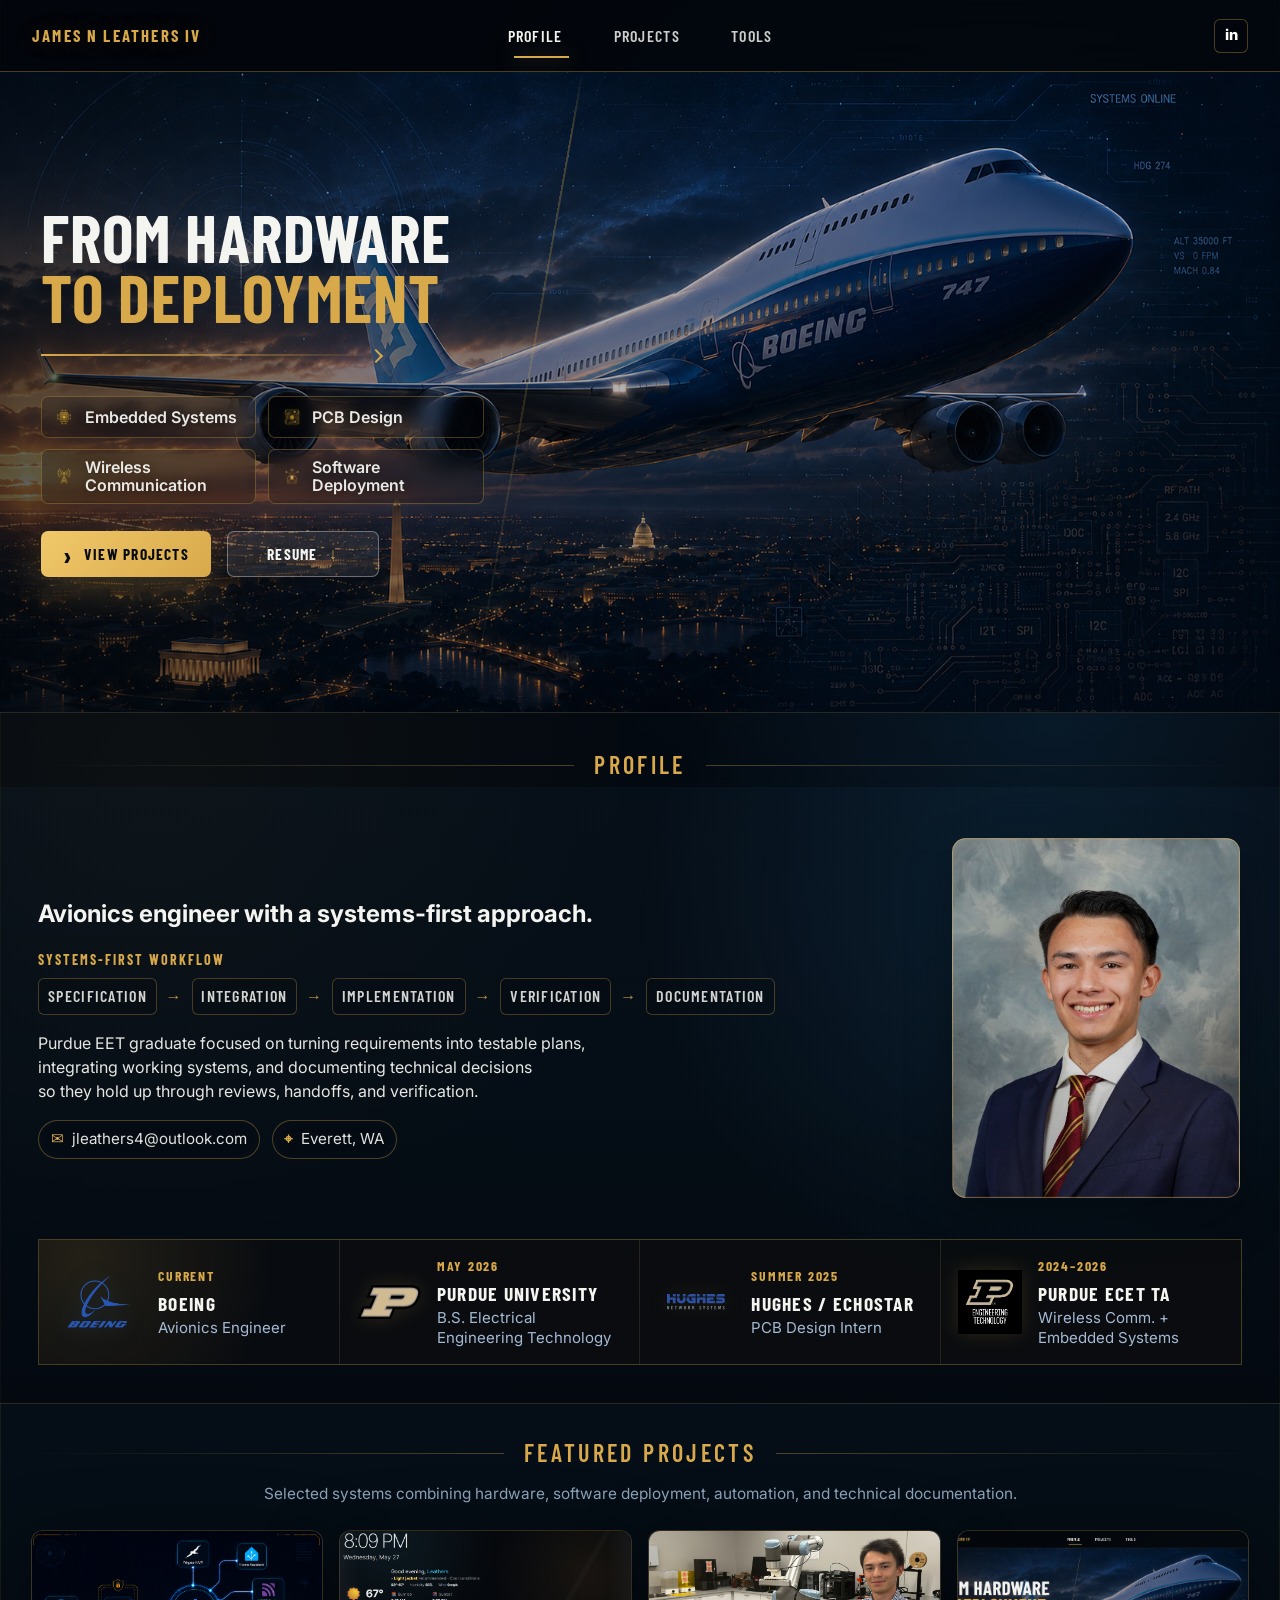
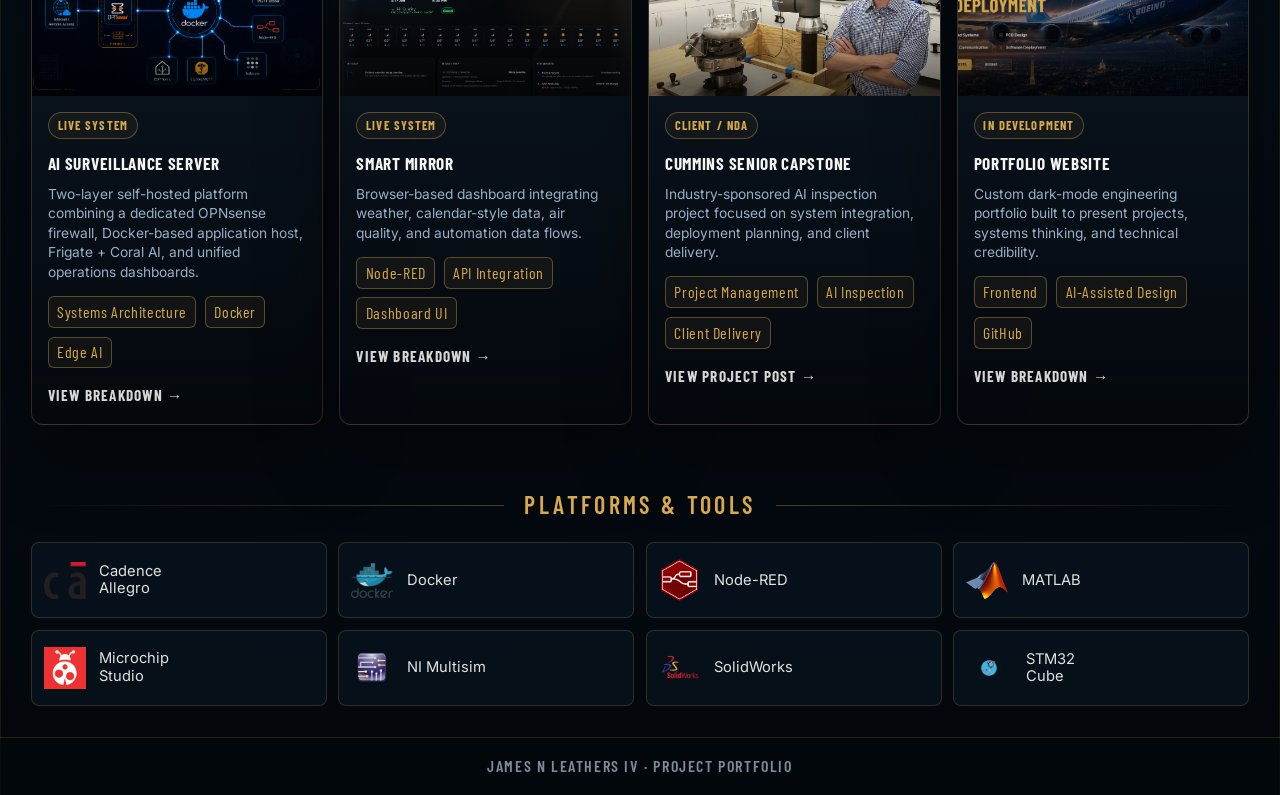
<file: index.html>
<!DOCTYPE html>
<html lang="en">
<head>
  <meta charset="UTF-8" />
  <meta name="viewport" content="width=device-width, initial-scale=1.0" />
  <title>James Leathers IV | Project Portfolio</title>
  <meta name="description" content="Project portfolio for James Leathers IV — embedded systems, PCB design, RF, automation, and intelligent systems." />
  <link rel="stylesheet" href="styles.css" />
  <link rel="preconnect" href="https://fonts.googleapis.com">
  <link rel="preconnect" href="https://fonts.gstatic.com" crossorigin>
  <link href="https://fonts.googleapis.com/css2?family=Barlow+Condensed:wght@500;600;700&family=Inter:wght@400;500;600;700&display=swap" rel="stylesheet">
  <!-- Cloudflare Web Analytics
       Replace CLOUDFLARE_WEB_ANALYTICS_TOKEN with the token from Cloudflare.
       Cloudflare dashboard → Analytics & Logs → Web Analytics → Add site → Manual setup.
  -->
  <script defer src="https://static.cloudflareinsights.com/beacon.min.js"
    data-cf-beacon='{"token":"d9de1409743549e7b0111c5ca3c0abd9"}'></script>
</head>
<body>
  <div class="site-shell">
    <header class="topbar">
      <a class="brand" href="#top" aria-label="James Leathers IV home"><span class="brand-word">JAMES N LEATHERS IV</span></a>
      <nav class="nav" aria-label="Primary navigation">
        <a href="#profile">Profile</a>
        <a href="#projects">Projects</a>
        <a href="#tools">Tools</a>
      </nav>
      <a class="nav-icon" href="https://www.linkedin.com/in/james-n-leathers-iv/" target="_blank" rel="noreferrer" aria-label="LinkedIn profile">in</a>
    </header>

    <main id="top">
      <section class="hero hero-with-background">
        <div class="hero-background" role="img" aria-label="Boeing 747 over Washington D.C. with electronics overlay"></div>
        <div class="hero-copy">
          <p class="eyebrow">Project Portfolio</p>
          <h1 class="hero-positioning"><span>From Hardware</span><strong>To Deployment</strong></h1>
          <div class="rule"></div>
          <div class="focus-grid" aria-label="Primary engineering focus areas">
            <span><img class="focus-icon" src="assets/focus-embedded-systems.png" alt=""> Embedded Systems</span>
            <span><img class="focus-icon" src="assets/focus-pcb-design.png" alt=""> PCB Design</span>
            <span><img class="focus-icon" src="assets/focus-wireless-communication.png" alt=""> Wireless Communication</span>
            <span><img class="focus-icon" src="assets/focus-software-deployment.png" alt=""> Software Deployment</span>
          </div>
          <div class="hero-actions">
            <a class="btn btn-primary" href="#projects"><span class="btn-arrow">›</span>View Projects</a>
            <a class="btn btn-secondary btn-resume" href="resume.pdf" target="_blank" download="Leathers_James_Resume_2025.pdf">Resume <span class="download-icon">↓</span></a>
          </div>
        </div>
      </section>

      <section class="profile-title-wrap" aria-label="Profile section heading">
        <div class="section-title"><span></span><h2>Profile</h2><span></span></div>
      </section>

      <section class="profile-snapshot integrated-profile" id="profile" aria-label="Profile and experience">
        <div class="profile-main">
          <h2>Avionics engineer with a systems-first approach.</h2>

          <div class="workflow-block" aria-label="Systems-first workflow">
            <div class="workflow-caption">Systems-first workflow</div>
            <div class="method-line">
              <span>Specification</span>
              <i>→</i>
              <span>Integration</span>
              <i>→</i>
              <span>Implementation</span>
              <i>→</i>
              <span>Verification</span>
              <i>→</i>
              <span>Documentation</span>
            </div>
          </div>

          <p>
            Purdue EET graduate focused on turning requirements into testable plans,<br>integrating working systems, and documenting technical decisions<br>so they hold up through reviews, handoffs, and verification.
          </p>

          <div class="profile-contact-row" aria-label="Contact information">
            <a href="mailto:jleathers4@outlook.com"><span>✉</span>jleathers4@outlook.com</a>
            <span><span>⌖</span>Everett, WA</span>
          </div>
        </div>

        <div class="profile-photo-card">
          <div class="profile-photo-placeholder">
            <span>Professional<br>Headshot</span>
          </div>
        </div>

        <div class="experience-timeline" aria-label="Education and experience timeline">
          <article class="timeline-item current">
            <img class="timeline-logo boeing-timeline-logo" src="assets/boeing-logo.webp" alt="Boeing logo">
            <div>
              <span class="timeline-year">Current</span>
              <h3>Boeing</h3>
              <p>Avionics Engineer</p>
            </div>
          </article>
          <article class="timeline-item">
            <img class="timeline-logo" src="assets/purdue-logo.png" alt="Purdue University logo">
            <div>
              <span class="timeline-year">May 2026</span>
              <h3>Purdue University</h3>
              <p>B.S. Electrical Engineering Technology</p>
            </div>
          </article>
          <article class="timeline-item">
            <img class="timeline-logo hughes-timeline-logo" src="assets/hughes-logo.svg" alt="Hughes Network Systems logo">
            <div>
              <span class="timeline-year">Summer 2025</span>
              <h3>Hughes / EchoStar</h3>
              <p>PCB Design Intern</p>
            </div>
          </article>
          <article class="timeline-item">
            <img class="timeline-logo" src="assets/soet-logo.png" alt="Purdue Engineering Technology logo">
            <div>
              <span class="timeline-year">2024–2026</span>
              <h3>Purdue ECET TA</h3>
              <p>Wireless Comm. + Embedded Systems</p>
            </div>
          </article>
        </div>
      </section>

      <section class="section" id="projects">
        <div class="section-title"><span></span><h2>Featured Projects</h2><span></span></div>
        <p class="section-subtitle">Selected systems combining hardware, software deployment, automation, and technical documentation.</p>
        <div class="project-grid">
          <a class="project-card project-link-card" href="ai-surveillance-server.html">
            <div class="project-image img-server"></div>
            <div class="project-body">
              <span class="status-label">Live System</span>
              <h3>AI Surveillance Server</h3>
              <p class="project-summary">Two-layer self-hosted platform combining a dedicated OPNsense firewall, Docker-based application host, Frigate + Coral AI, and unified operations dashboards.</p>
              <div class="tags"><span>Systems Architecture</span><span>Docker</span><span>Edge AI</span></div>
              <span class="project-cta">View Breakdown →</span>
            </div>
          </a>

          <a class="project-card project-link-card" href="smart-mirror.html">
            <div class="project-image img-smart-mirror-photo"></div>
            <div class="project-body">
              <span class="status-label">Live System</span>
              <h3>Smart Mirror</h3>
              <p class="project-summary">Browser-based dashboard integrating weather, calendar-style data, air quality, and automation data flows.</p>
              <div class="tags"><span>Node-RED</span><span>API Integration</span><span>Dashboard UI</span></div>
              <span class="project-cta">View Breakdown →</span>
            </div>
          </a>

          <a class="project-card project-link-card" href="https://www.linkedin.com/posts/activity-7455342329000775680-ZQ-w/" target="_blank" rel="noreferrer">
            <div class="project-image img-cummins-photo"></div>
            <div class="project-body">
              <span class="status-label">Client / NDA</span>
              <h3>Cummins Senior Capstone</h3>
              <p class="project-summary">Industry-sponsored AI inspection project focused on system integration, deployment planning, and client delivery.</p>
              <div class="tags"><span>Project Management</span><span>AI Inspection</span><span>Client Delivery</span></div>
              <span class="project-cta">View Project Post →</span>
            </div>
          </a>

          <a class="project-card project-link-card" href="portfolio-website.html">
            <div class="project-image img-portfolio-website"></div>
            <div class="project-body">
              <span class="status-label">In Development</span>
              <h3>Portfolio Website</h3>
              <p class="project-summary">Custom dark-mode engineering portfolio built to present projects, systems thinking, and technical credibility.</p>
              <div class="tags"><span>Frontend</span><span>AI-Assisted Design</span><span>GitHub</span></div>
              <span class="project-cta">View Breakdown →</span>
            </div>
          </a>
        </div>
      </section>

      <section class="tools" id="tools">
        <div class="section-title compact"><span></span><h2>Platforms &amp; Tools</h2><span></span></div>
        <div class="tool-grid logo-tool-grid">
          <span><img src="assets/cadence-logo.png" alt="Cadence logo"><em>Cadence<br>Allegro</em></span>
          <span><img src="assets/docker-logo.png" alt="Docker logo"><em>Docker</em></span>
          <span><img src="assets/node-red-logo.png" alt="Node-RED logo"><em>Node-RED</em></span>
          <span><img src="assets/matlab-logo.png" alt="MATLAB logo"><em>MATLAB</em></span>
          <span><img src="assets/microchip-studio-logo.png" alt="Microchip Studio logo"><em>Microchip<br>Studio</em></span>
          <span><img src="assets/ni-multisim-logo.webp" alt="NI Multisim logo"><em>NI Multisim</em></span>
          <span><img src="assets/solidworks-logo.png" alt="SolidWorks logo"><em>SolidWorks</em></span>
          <span class="stm32-tool"><img src="assets/stm32-cube-logo-transparent.png" alt="STM32 Cube logo"><em>STM32<br>Cube</em></span>
        </div>
      </section>
    </main>
      <footer class="footer"><span>James N Leathers IV · Project Portfolio</span></footer>
  </div>
  <script src="script.js"></script>
</body>
</html>
</file>
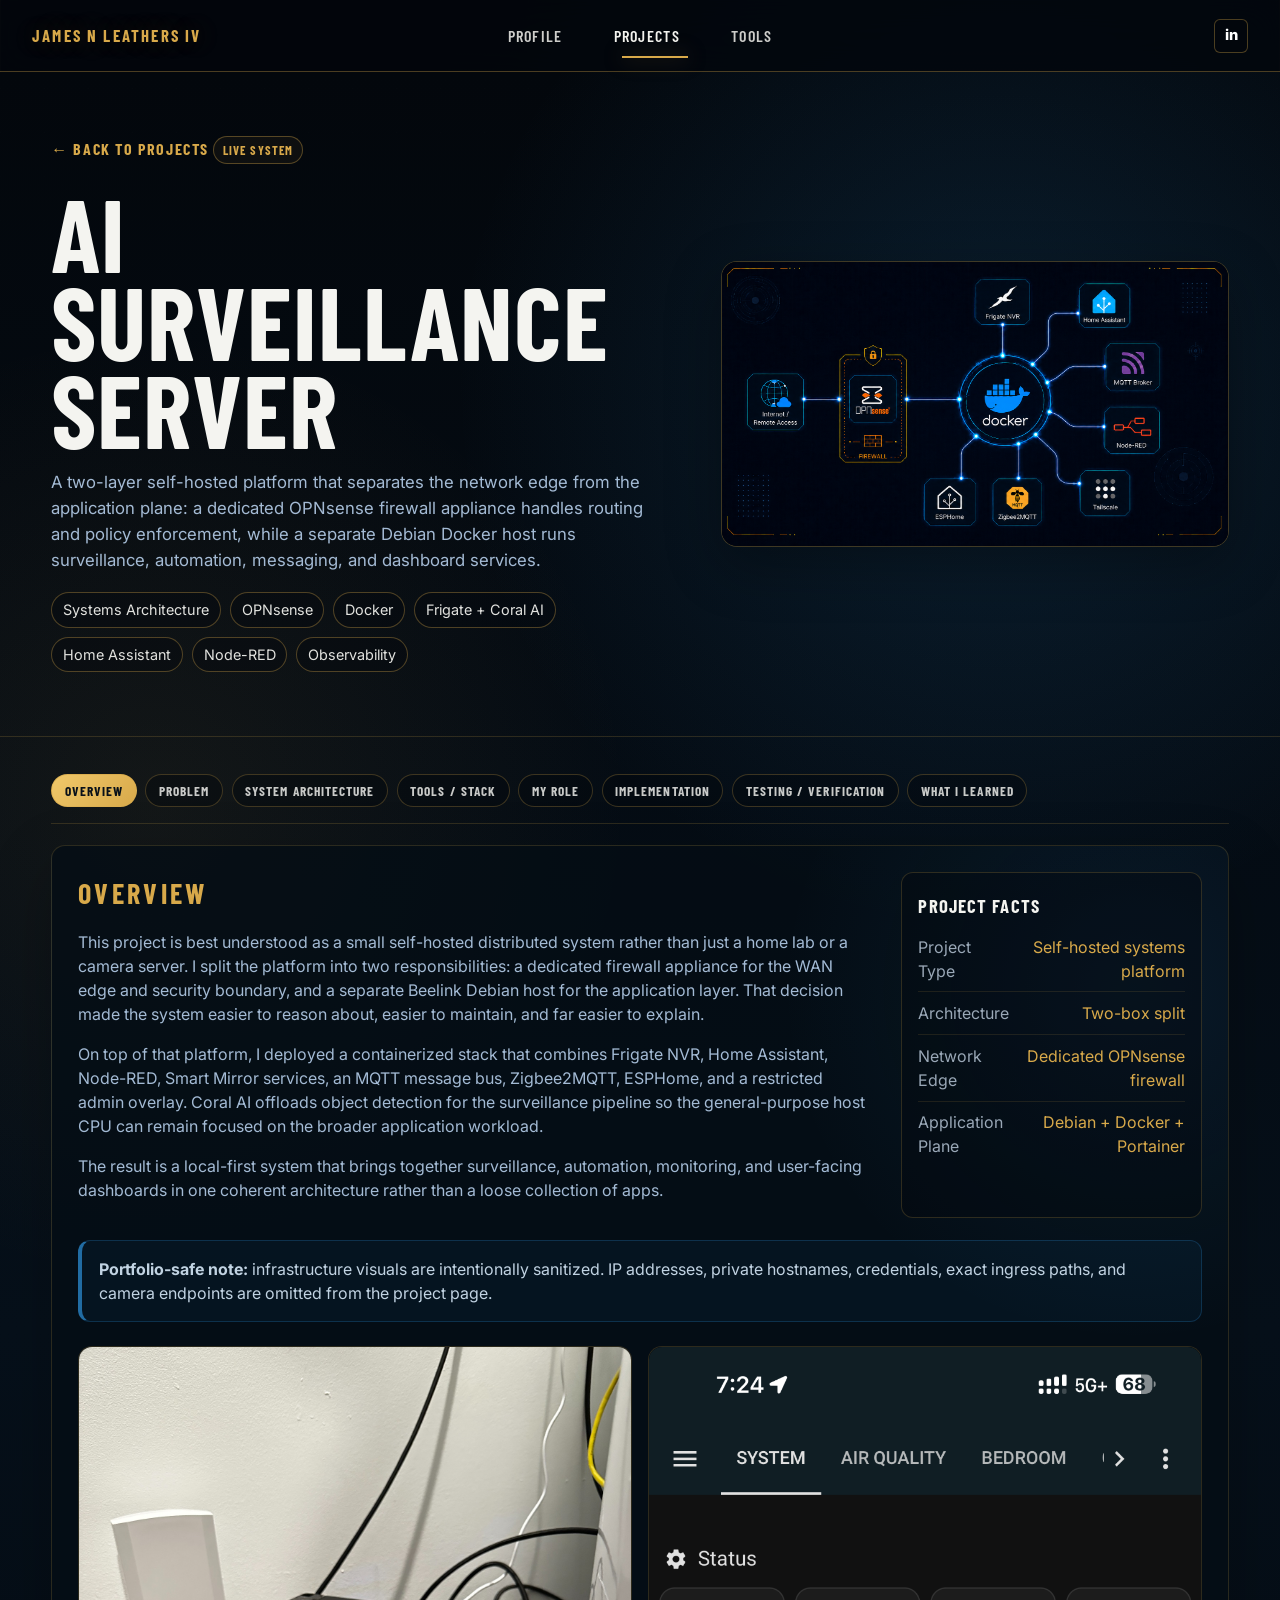
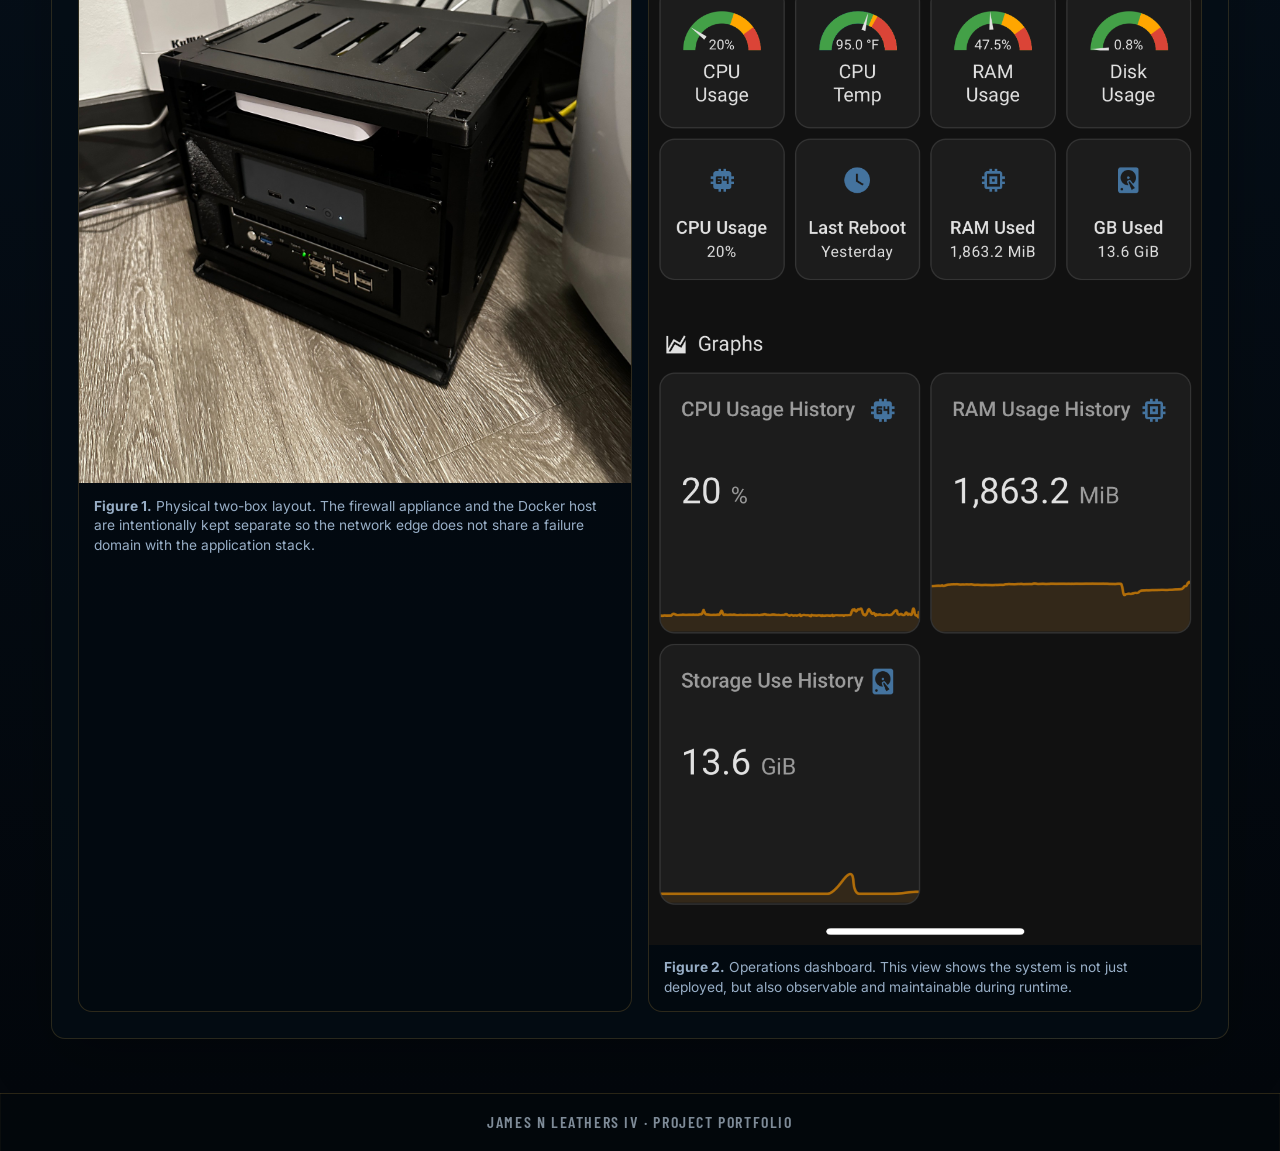
<file: ai-surveillance-server.html>
<!DOCTYPE html>
<html lang="en">
<head>
  <meta charset="UTF-8" />
  <meta name="viewport" content="width=device-width, initial-scale=1.0" />
  <title>AI Surveillance Server | James N Leathers IV</title>
  <meta name="description" content="AI Surveillance Server project breakdown by James N Leathers IV — a two-layer self-hosted platform built around a dedicated OPNsense firewall, Debian Docker host, Frigate NVR, Coral AI, Home Assistant, and Node-RED-powered interfaces." />
  <link rel="stylesheet" href="styles.css" />
  <link rel="stylesheet" href="project-page.css" />
  <link rel="preconnect" href="https://fonts.googleapis.com">
  <link rel="preconnect" href="https://fonts.gstatic.com" crossorigin>
  <link href="https://fonts.googleapis.com/css2?family=Barlow+Condensed:wght@500;600;700&family=Inter:wght@400;500;600;700&display=swap" rel="stylesheet">
  <!-- Cloudflare Web Analytics
       Replace CLOUDFLARE_WEB_ANALYTICS_TOKEN with the token from Cloudflare.
       Cloudflare dashboard → Analytics & Logs → Web Analytics → Add site → Manual setup.
  -->
  <script defer src="https://static.cloudflareinsights.com/beacon.min.js"
    data-cf-beacon='{"token":"d9de1409743549e7b0111c5ca3c0abd9"}'></script>
</head>
<body>
  <div class="site-shell">
    <header class="topbar">
      <a class="brand" href="index.html#top" aria-label="James Leathers IV home"><span class="brand-word">JAMES N LEATHERS IV</span></a>
      <nav class="nav project-nav" aria-label="Project navigation">
        <a href="index.html#profile">Profile</a>
        <a href="index.html#projects" class="active">Projects</a>
        <a href="index.html#tools">Tools</a>
      </nav>
      <a class="nav-icon" href="https://www.linkedin.com/in/james-n-leathers-iv/" target="_blank" rel="noreferrer" aria-label="LinkedIn profile">in</a>
    </header>

    <main class="project-page">
      <section class="project-hero ai-server-hero">
        <div class="project-hero-copy">
          <a class="back-link" href="index.html#projects">← Back to Projects</a>
          <span class="status-label">Live System</span>
          <h1>AI Surveillance Server</h1>
          <p>
            A two-layer self-hosted platform that separates the network edge from the application plane: a dedicated OPNsense firewall appliance handles routing and policy enforcement, while a separate Debian Docker host runs surveillance, automation, messaging, and dashboard services.
          </p>
          <div class="project-hero-tags">
            <span>Systems Architecture</span>
            <span>OPNsense</span>
            <span>Docker</span>
            <span>Frigate + Coral AI</span>
            <span>Home Assistant</span>
            <span>Node-RED</span>
            <span>Observability</span>
          </div>
        </div>
        <div class="project-hero-visual">
          <img src="assets/ai-surveillance-server-cover.png" alt="Physical AI surveillance server rack with dedicated firewall and separate application host">
        </div>
      </section>

      <section class="project-tabs-section" aria-label="AI Surveillance Server project breakdown">
        <div class="project-tabs" role="tablist" aria-label="Project sections">
          <button class="tab-button active" role="tab" aria-selected="true" data-tab="overview">Overview</button>
          <button class="tab-button" role="tab" aria-selected="false" data-tab="problem">Problem</button>
          <button class="tab-button" role="tab" aria-selected="false" data-tab="architecture">System Architecture</button>
          <button class="tab-button" role="tab" aria-selected="false" data-tab="tools">Tools / Stack</button>
          <button class="tab-button" role="tab" aria-selected="false" data-tab="role">My Role</button>
          <button class="tab-button" role="tab" aria-selected="false" data-tab="implementation">Implementation</button>
          <button class="tab-button" role="tab" aria-selected="false" data-tab="testing">Testing / Verification</button>
          <button class="tab-button" role="tab" aria-selected="false" data-tab="learned">What I Learned</button>
        </div>

        <div class="tab-panel active" id="overview" role="tabpanel">
          <div class="tab-grid">
            <div>
              <h2>Overview</h2>
              <p>
                This project is best understood as a small self-hosted distributed system rather than just a home lab or a camera server. I split the platform into two responsibilities: a dedicated firewall appliance for the WAN edge and security boundary, and a separate Beelink Debian host for the application layer. That decision made the system easier to reason about, easier to maintain, and far easier to explain.
              </p>
              <p>
                On top of that platform, I deployed a containerized stack that combines Frigate NVR, Home Assistant, Node-RED, Smart Mirror services, an MQTT message bus, Zigbee2MQTT, ESPHome, and a restricted admin overlay. Coral AI offloads object detection for the surveillance pipeline so the general-purpose host CPU can remain focused on the broader application workload.
              </p>
              <p>
                The result is a local-first system that brings together surveillance, automation, monitoring, and user-facing dashboards in one coherent architecture rather than a loose collection of apps.
              </p>
            </div>
            <aside class="project-facts">
              <h3>Project Facts</h3>
              <dl>
                <div><dt>Project Type</dt><dd>Self-hosted systems platform</dd></div>
                <div><dt>Architecture</dt><dd>Two-box split</dd></div>
                <div><dt>Network Edge</dt><dd>Dedicated OPNsense firewall</dd></div>
                <div><dt>Application Plane</dt><dd>Debian + Docker + Portainer</dd></div>
              </dl>
            </aside>
          </div>

          <div class="portfolio-safe-note">
            <strong>Portfolio-safe note:</strong> infrastructure visuals are intentionally sanitized. IP addresses, private hostnames, credentials, exact ingress paths, and camera endpoints are omitted from the project page.
          </div>

          <div class="visual-pair">
            <figure>
              <img src="assets/ai-server-rack-floor.jpg" alt="Physical server rack showing a dedicated firewall appliance and separate application host">
              <figcaption><strong>Figure 1.</strong> Physical two-box layout. The firewall appliance and the Docker host are intentionally kept separate so the network edge does not share a failure domain with the application stack.</figcaption>
            </figure>
            <figure>
              <img src="assets/ai-server-ops-mobile.png" alt="Mobile-safe Home Assistant operations dashboard showing CPU, temperature, RAM, disk usage, and history charts">
              <figcaption><strong>Figure 2.</strong> Operations dashboard. This view shows the system is not just deployed, but also observable and maintainable during runtime.</figcaption>
            </figure>
          </div>
        </div>

        <div class="tab-panel" id="problem" role="tabpanel">
          <h2>Problem</h2>
          <p>
            I originally built this server because I did not want my automation, surveillance, and device-control workflow split across a stack of disconnected apps. Many “plug and play” systems look simple at first, but the useful features often sit behind subscriptions, the integrations can be unreliable, and the user still has to learn several separate interfaces that do not behave like one system.
          </p>
          <p>
            The better solution was to build my own controlled platform: one network boundary, one application host, one containerized service layer, and a set of dashboards that expose the system in a way that is actually useful. That gave me a more advanced and reliable setup while also forcing me to learn how the firewall, Docker host, camera pipeline, message bus, device bridges, and dashboards work together.
          </p>
          <p>
            The real engineering problem was not simply “How do I run a few services?” It was “How do I design a local system that avoids vendor lock-in, keeps responsibilities separated, stays observable, and can be maintained without depending on a confusing collection of third-party apps?”
          </p>
          <div class="problem-list ai-problem-list">
            <article><span>#1</span><h3>Fragmented tools</h3><p>Separate camera, automation, remote-access, and dashboard apps create duplicated setup work and inconsistent user experiences.</p></article>
            <article><span>#2</span><h3>Paid or limited features</h3><p>Commercial “easy” systems often hide advanced controls, automation logic, or remote access behind subscriptions or locked ecosystems.</p></article>
            <article><span>#3</span><h3>Reliability gaps</h3><p>Cloud-dependent or loosely connected systems can fail in ways that are hard to diagnose because the user cannot see the full pipeline.</p></article>
            <article><span>#4</span><h3>Systems understanding</h3><p>Building the platform myself made the architecture more transparent: firewall boundary, Docker services, events, devices, cameras, and dashboards.</p></article>
          </div>
        </div>

        <div class="tab-panel" id="architecture" role="tabpanel">
          <h2>System Architecture</h2>
          <p>
            The architecture centers on one deliberate choice: keep the network boundary separate from the application plane. OPNsense owns routing, NAT, and policy enforcement. The Beelink Debian host owns the containerized services. Cameras, clients, dashboards, and the wireless access point sit behind that controlled boundary.
          </p>

          <div class="topology-diagram" aria-label="Sanitized network and application flowchart">
            <div class="topology-core">
              <div class="topology-node">ISP Handoff</div>
              <div class="topology-arrow">↓</div>
              <div class="topology-node highlight">OPNsense Firewall Appliance</div>
              <div class="topology-arrow">↓</div>
              <div class="topology-node">LAN Switch</div>
            </div>

            <div class="topology-branches">
              <article class="topology-branch primary">
                <h3>Beelink Docker Host</h3>
                <p>Debian · Docker Engine · Portainer · IoT stack</p>
                <span>Coral AI attached to host</span>
              </article>
              <article class="topology-branch">
                <h3>Wireless Access Point</h3>
                <p>Local Wi‑Fi distribution for clients and mobile access</p>
              </article>
              <article class="topology-branch">
                <h3>Cameras</h3>
                <p>IP camera ingest into the Frigate surveillance pipeline</p>
              </article>
              <article class="topology-branch">
                <h3>Clients & Dashboards</h3>
                <p>Home Assistant, Frigate views, and specialized UI surfaces</p>
              </article>
            </div>
          </div>

          <div class="public-safe-block-wrap">
            <h3>Public-Safe Block Diagram</h3>
            <pre class="public-safe-block">[ OPNsense Firewall Appliance ]
  - WAN edge
  - Routing / NAT / policy
  - Network boundary for the lab
              |
              v
[ Beelink Docker Host on Debian ]
  - Docker Engine
  - Portainer
  - IoT_Stack
      |
      +--> Home Assistant ........ primary operations UI
      +--> Node-RED .............. orchestration / automation glue
      +--> Smart Mirror UI ....... focused daily-planning interface
      +--> MQTT broker ........... message bus
      +--> Zigbee bridge ......... Zigbee device adapter layer
      +--> ESPHome service ....... embedded device config / updates
      +--> Frigate NVR ........... camera ingest / recording / events
      |       |
      |       +--> Coral AI ...... hardware object-detection offload
      |
      +--> Private admin overlay . restricted remote administration

[ Cameras ] ------> Frigate
[ Sensors ] ------> MQTT / Home Assistant / Node-RED
[ Mobile / wall / desktop UIs ] --> Home Assistant / Frigate / Mirror</pre>
          </div>

          <div class="data-source-map">
            <h3>System Layers</h3>
            <table>
              <thead>
                <tr><th>Layer</th><th>Primary components</th><th>Responsibility</th><th>Why it mattered</th></tr>
              </thead>
              <tbody>
                <tr><td>Network boundary</td><td>OPNsense firewall appliance</td><td>WAN edge, routing, NAT, policy enforcement</td><td>Prevents application workloads from sharing the same trust boundary as the internet edge.</td></tr>
                <tr><td>Application host</td><td>Beelink Debian host, Docker Engine, Portainer</td><td>Stable runtime for containerized services</td><td>Makes the platform reproducible, modular, and easier to maintain.</td></tr>
                <tr><td>Surveillance pipeline</td><td>Frigate NVR, Coral AI, cameras</td><td>Camera ingest, recording, events, and object detection</td><td>Pushes inference work to dedicated hardware instead of overloading the host CPU.</td></tr>
                <tr><td>Automation + integration</td><td>Home Assistant, Node-RED, MQTT, Zigbee2MQTT, ESPHome</td><td>Device state, automations, orchestration, and interface logic</td><td>Turns separate devices and services into one coherent operating environment.</td></tr>
                <tr><td>User interfaces</td><td>Home Assistant dashboards, Frigate views, Smart Mirror UI</td><td>Operations visibility and daily-use access</td><td>Shows the system was designed for operators, not just for back-end bring-up.</td></tr>
              </tbody>
            </table>
          </div>

        </div>

        <div class="tab-panel" id="tools" role="tabpanel">
          <h2>Tools / Stack</h2>
          <p>
            The tool choices work because each one owns a distinct layer instead of competing for the same role. The firewall protects the boundary, the Debian host runs the services, the message bus decouples producers from consumers, Frigate handles the surveillance workload, and the dashboards make the system usable.
          </p>
          <div class="stack-grid ai-stack-grid">
            <article><h3>OPNsense</h3><p>Dedicated firewall, routing, and policy boundary for the lab.</p></article>
            <article><h3>Debian + Docker</h3><p>Stable host OS and container runtime for reproducible service deployment.</p></article>
            <article><h3>Portainer</h3><p>Operational management layer for grouped Docker services and stack updates.</p></article>
            <article><h3>Frigate NVR</h3><p>Local-first surveillance pipeline for camera ingest, recordings, and event handling.</p></article>
            <article><h3>Coral AI</h3><p>Hardware object-detection offload for the Frigate detection workload.</p></article>
            <article><h3>Home Assistant</h3><p>Main operations dashboard and automation platform for the environment.</p></article>
            <article><h3>Node-RED + Smart Mirror</h3><p>Flow-based integration layer and focused UI for daily planning information.</p></article>
            <article><h3>MQTT + Zigbee2MQTT + ESPHome</h3><p>Messaging and device-adapter layer connecting sensors, Zigbee devices, and embedded nodes.</p></article>
          </div>
        </div>

        <div class="tab-panel" id="role" role="tabpanel">
          <h2>My Role</h2>
          <p>
            I owned the project end to end: boundary definition, platform selection, service deployment, integration, troubleshooting, verification, and recruiter-safe documentation. The strongest part of the work was not just getting services to run. It was deciding what each part of the system should be responsible for and then building interfaces that made the whole platform understandable.
          </p>
          <div class="step-list ai-role-steps">
            <article><span>#1</span><h3>Specification</h3><p>Defined the two-box split, the major service responsibilities, and what the user-facing dashboards needed to communicate.</p></article>
            <article><span>#2</span><h3>Integration</h3><p>Connected surveillance, automation, messaging, Zigbee, and dashboard layers so they behaved like one platform.</p></article>
            <article><span>#3</span><h3>Implementation</h3><p>Stood up the hosts, deployed the Docker stack, added Coral acceleration, and organized the service interactions.</p></article>
            <article><span>#4</span><h3>Verification</h3><p>Validated routing, container health, camera paths, UI visibility, and restart behavior instead of trusting the stack blindly.</p></article>
          </div>
          <div class="role-list">
            <span>Systems architecture</span>
            <span>Firewall planning</span>
            <span>Container deployment</span>
            <span>Frigate + Coral integration</span>
            <span>MQTT and device integration</span>
            <span>UI and dashboard design</span>
            <span>Runtime troubleshooting</span>
            <span>Sanitized technical documentation</span>
          </div>
        </div>

        <div class="tab-panel" id="implementation" role="tabpanel">
          <h2>Implementation</h2>
          <p>
            The implementation followed an ordered bring-up sequence rather than an ad hoc install process. First, I established the network boundary. Then I stood up the Debian host. After that, I deployed the shared service layer, connected the surveillance stack, and finally built the user-facing operational views on top of the working back end.
          </p>
          <div class="step-list ai-implementation-steps">
            <article><span>#1</span><h3>Define the boundary</h3><p>Placed WAN-facing security and routing duties on a dedicated OPNsense firewall appliance.</p></article>
            <article><span>#2</span><h3>Stand up the host</h3><p>Used a Beelink Debian system as the stable application host for containerized services.</p></article>
            <article><span>#3</span><h3>Containerize the stack</h3><p>Grouped services under a Docker-based deployment model for cleaner updates, restarts, and maintenance.</p></article>
            <article><span>#4</span><h3>Connect the data backbone</h3><p>Brought up Home Assistant, MQTT, Zigbee2MQTT, ESPHome, and Node-RED as the integration layer.</p></article>
            <article><span>#5</span><h3>Add the surveillance path</h3><p>Connected cameras into Frigate and attached Coral AI for hardware-accelerated object detection.</p></article>
            <article><span>#6</span><h3>Build usable interfaces</h3><p>Exposed the system through operations dashboards, Frigate views, and the Smart Mirror’s specialized UI.</p></article>
          </div>

          <div class="implementation-callout">
            <h3>Why the Two-Box Split Mattered</h3>
            <p>
              The most important architectural choice in this project was not a single service or dashboard. It was separating the network edge from the application layer. That reduced the size of each failure domain and made upgrades, troubleshooting, and explanations much cleaner.
            </p>
          </div>

          <div class="visual-pair">
            <figure>
              <img src="assets/ai-server-rack-side.jpg" alt="Close-up photo of the rack-mounted application host and supporting hardware">
              <figcaption><strong>Figure 5.</strong> Hardware setup detail. This view supports the architecture story by showing that the project was built as a real physical system, not just a diagram.</figcaption>
            </figure>
            <figure>
              <img src="assets/ai-server-ops-mobile.png" alt="Operations dashboard with CPU, RAM, disk, and trend history widgets">
              <figcaption><strong>Figure 6.</strong> Runtime observability view. Resource and history cards make the system easier to operate and debug after deployment.</figcaption>
            </figure>
          </div>
        </div>

        <div class="tab-panel" id="testing" role="tabpanel">
          <h2>Testing / Verification</h2>
          <p>
            Verification was approached as layered confidence building. First, individual pieces had to work on their own. Then the integrations had to work. Then the system had to recover cleanly from restarts and routine changes. Just as important, the public portfolio version had to stay sanitized.
          </p>

          <div class="data-source-map verification-table">
            <h3>Verification Matrix</h3>
            <table>
              <thead>
                <tr><th>Test layer</th><th>What was validated</th><th>What success looked like</th></tr>
              </thead>
              <tbody>
                <tr><td>Network boundary</td><td>Firewall routing, LAN reachability, and allowed service paths</td><td>The network edge remained independent while required internal traffic still worked.</td></tr>
                <tr><td>Container health</td><td>Docker service startup, logs, restart behavior, and dependency readiness</td><td>Core services returned predictably without manual reconfiguration.</td></tr>
                <tr><td>Surveillance path</td><td>Camera ingest, Frigate events, and Coral-assisted detection flow</td><td>Camera streams and detections remained stable during routine use.</td></tr>
                <tr><td>Integration layer</td><td>Home Assistant entities, MQTT messaging, Node-RED data flow, and UI population</td><td>End-to-end data paths worked without relying on manual intervention.</td></tr>
                <tr><td>Observability</td><td>Dashboard metrics, resource history, and system status views</td><td>The running system could be judged and debugged from its own interface layer.</td></tr>
                <tr><td>Recovery</td><td>Restart and redeploy behavior</td><td>Critical services came back in a predictable order after normal recovery events.</td></tr>
                <tr><td>Portfolio sanitization</td><td>Screenshots, diagrams, and documentation contents</td><td>No secrets, exact ingress details, or sensitive addressing were published.</td></tr>
              </tbody>
            </table>
          </div>

          <div class="verification-grid ai-verification-grid">
            <article><h3>Operational visibility</h3><p>I treated dashboards and health views as part of the engineering work, not as an afterthought. If the system cannot be observed, it cannot be maintained responsibly.</p></article>
            <article><h3>Failure-domain awareness</h3><p>The design goal was to keep UI failures, automation issues, and surveillance workload spikes from becoming the same problem as WAN-edge routing.</p></article>
            <article><h3>Documentation discipline</h3><p>The public version explains the architecture and verification approach while intentionally withholding information that would make the lab easier to fingerprint.</p></article>
          </div>
        </div>

        <div class="tab-panel" id="learned" role="tabpanel">
          <h2>What I Learned</h2>
          <p>
            The biggest takeaway from this project is that the strongest systems work usually happens before the final UI. Clear boundaries, service ownership, hardware/software tradeoffs, and verification discipline mattered more than any single dashboard screen.
          </p>
          <div class="learned-callouts ai-learned-grid">
            <article><h3>Separation of concerns scales</h3><p>Once the WAN edge and the application plane were split, the rest of the system became easier to explain, troubleshoot, and grow.</p></article>
            <article><h3>Observability is part of the build</h3><p>Status views, resource history, and service-level visibility are not cosmetic features. They are part of how a real deployed system stays maintainable.</p></article>
            <article><h3>Hardware choices change the architecture</h3><p>Adding Coral AI was not a vanity upgrade. It changed how the surveillance workload was distributed and improved the overall platform design.</p></article>
            <article><h3>Documentation signals engineering judgment</h3><p>A strong project write-up does not just show what was built. It shows what was intentionally omitted, why those boundaries matter, and how the system was verified.</p></article>
          </div>
          <p class="closing-note">
            This project ultimately shows my systems-first approach: define the boundary, assign responsibilities, integrate the layers, verify the behavior, and document the result in a way that both technical and non-technical audiences can understand.
          </p>
        </div>
      </section>
    </main>

    <footer class="footer"><span>James N Leathers IV · Project Portfolio</span></footer>
  </div>

  <script src="project-page.js"></script>
</body>
</html>
</file>
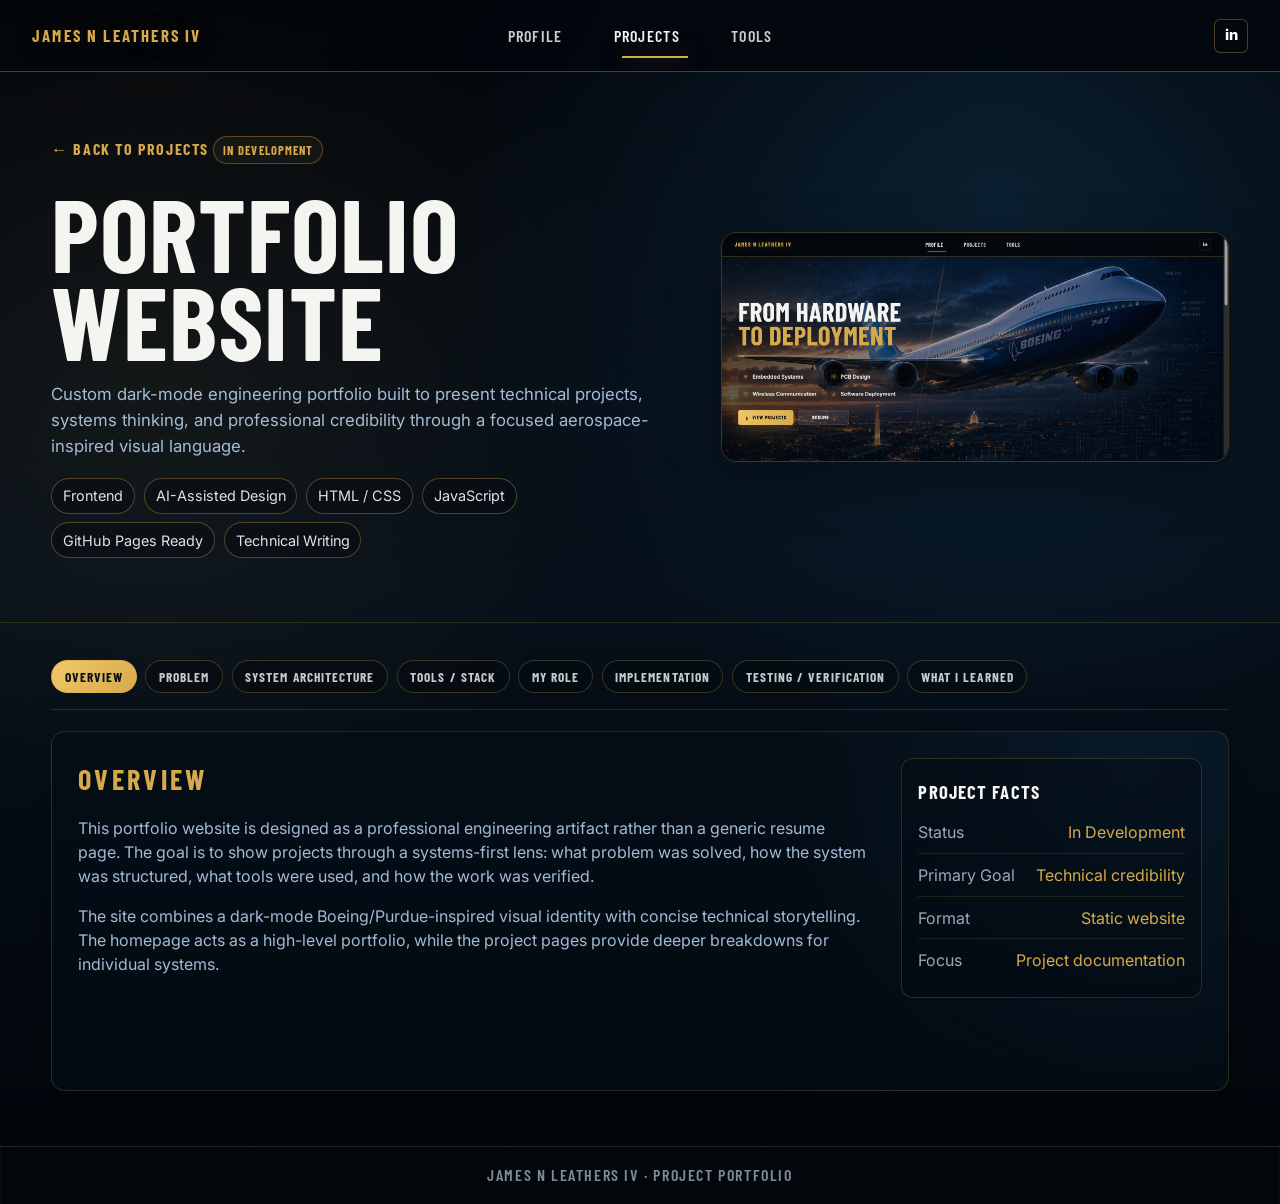
<file: portfolio-website.html>
<!DOCTYPE html>
<html lang="en">
<head>
  <meta charset="UTF-8" />
  <meta name="viewport" content="width=device-width, initial-scale=1.0" />
  <title>Portfolio Website | James N Leathers IV</title>
  <meta name="description" content="Portfolio Website project breakdown by James N Leathers IV — dark-mode engineering portfolio, AI-assisted design, frontend implementation, and project documentation structure." />
  <link rel="stylesheet" href="styles.css" />
  <link rel="stylesheet" href="project-page.css" />
  <link rel="preconnect" href="https://fonts.googleapis.com">
  <link rel="preconnect" href="https://fonts.gstatic.com" crossorigin>
  <link href="https://fonts.googleapis.com/css2?family=Barlow+Condensed:wght@500;600;700&family=Inter:wght@400;500;600;700&display=swap" rel="stylesheet">
  <!-- Cloudflare Web Analytics
       Replace CLOUDFLARE_WEB_ANALYTICS_TOKEN with the token from Cloudflare.
       Cloudflare dashboard → Analytics & Logs → Web Analytics → Add site → Manual setup.
  -->
  <script defer src="https://static.cloudflareinsights.com/beacon.min.js"
    data-cf-beacon='{"token":"d9de1409743549e7b0111c5ca3c0abd9"}'></script>
</head>
<body>
  <div class="site-shell">
    <header class="topbar">
      <a class="brand" href="index.html#top" aria-label="James Leathers IV home"><span class="brand-word">JAMES N LEATHERS IV</span></a>
      <nav class="nav project-nav" aria-label="Project navigation">
        <a href="index.html#profile">Profile</a>
        <a href="index.html#projects" class="active">Projects</a>
        <a href="index.html#tools">Tools</a>
      </nav>
      <a class="nav-icon" href="https://www.linkedin.com/in/james-n-leathers-iv/" target="_blank" rel="noreferrer" aria-label="LinkedIn profile">in</a>
    </header>

    <main class="project-page">
      <section class="project-hero portfolio-site-hero">
        <div class="project-hero-copy">
          <a class="back-link" href="index.html#projects">← Back to Projects</a>
          <span class="status-label">In Development</span>
          <h1>Portfolio Website</h1>
          <p>
            Custom dark-mode engineering portfolio built to present technical projects, systems thinking, and professional credibility through a focused aerospace-inspired visual language.
          </p>
          <div class="project-hero-tags">
            <span>Frontend</span>
            <span>AI-Assisted Design</span>
            <span>HTML / CSS</span>
            <span>JavaScript</span>
            <span>GitHub Pages Ready</span>
            <span>Technical Writing</span>
          </div>
        </div>
        <div class="project-hero-visual">
          <img src="assets/portfolio-website-cover.png" alt="Portfolio Website homepage preview">
        </div>
      </section>

      <section class="project-tabs-section" aria-label="Portfolio Website project breakdown">
        <div class="project-tabs" role="tablist" aria-label="Project sections">
          <button class="tab-button active" role="tab" aria-selected="true" data-tab="overview">Overview</button>
          <button class="tab-button" role="tab" aria-selected="false" data-tab="problem">Problem</button>
          <button class="tab-button" role="tab" aria-selected="false" data-tab="architecture">System Architecture</button>
          <button class="tab-button" role="tab" aria-selected="false" data-tab="tools">Tools / Stack</button>
          <button class="tab-button" role="tab" aria-selected="false" data-tab="role">My Role</button>
          <button class="tab-button" role="tab" aria-selected="false" data-tab="implementation">Implementation</button>
          <button class="tab-button" role="tab" aria-selected="false" data-tab="testing">Testing / Verification</button>
          <button class="tab-button" role="tab" aria-selected="false" data-tab="learned">What I Learned</button>
        </div>

        <div class="tab-panel active" id="overview" role="tabpanel">
          <div class="tab-grid">
            <div>
              <h2>Overview</h2>
              <p>
                This portfolio website is designed as a professional engineering artifact rather than a generic resume page. The goal is to show projects through a systems-first lens: what problem was solved, how the system was structured, what tools were used, and how the work was verified.
              </p>
              <p>
                The site combines a dark-mode Boeing/Purdue-inspired visual identity with concise technical storytelling. The homepage acts as a high-level portfolio, while the project pages provide deeper breakdowns for individual systems.
              </p>
            </div>
            <aside class="project-facts">
              <h3>Project Facts</h3>
              <dl>
                <div><dt>Status</dt><dd>In Development</dd></div>
                <div><dt>Primary Goal</dt><dd>Technical credibility</dd></div>
                <div><dt>Format</dt><dd>Static website</dd></div>
                <div><dt>Focus</dt><dd>Project documentation</dd></div>
              </dl>
            </aside>
          </div>
        </div>

        <div class="tab-panel" id="problem" role="tabpanel">
          <h2>Problem</h2>
          <p>
            A resume can list projects, but it does not show how a system works or how engineering decisions were made. A portfolio needs to make technical ability visible without overwhelming the viewer.
          </p>
          <div class="problem-list">
            <article><span>#1</span><h3>Stand out quickly</h3><p>Recruiters and engineers should understand the technical identity of the site within the first few seconds.</p></article>
            <article><span>#2</span><h3>Show evidence</h3><p>Project cards need to lead into deeper breakdowns instead of functioning as static thumbnails.</p></article>
            <article><span>#3</span><h3>Avoid resume clutter</h3><p>The homepage needs to summarize education, experience, tools, and projects without becoming a wall of text.</p></article>
          </div>
        </div>

        <div class="tab-panel" id="architecture" role="tabpanel">
          <h2>System Architecture</h2>
          <p>
            The website is structured as a static frontend with reusable sections and standalone project pages. Each project page uses the same tabbed breakdown format so visitors can quickly compare systems without relearning the page layout.
          </p>

          <div class="architecture-flow portfolio-flow">
            <div>Homepage</div>
            <i>→</i>
            <div>Featured Project Cards</div>
            <i>→</i>
            <div>Project Detail Pages</div>
            <i>→</i>
            <div>Technical Breakdown Tabs</div>
          </div>

          <div class="architecture-notes">
            <p><strong>Homepage:</strong> presents personal positioning, profile, featured projects, and platforms/tools.</p>
            <p><strong>Project cards:</strong> act as navigation points into deeper engineering breakdowns.</p>
            <p><strong>Project pages:</strong> use consistent tabs for overview, architecture, implementation, verification, and lessons learned.</p>
          </div>

          <div class="service-map">
            <h3>Content Model</h3>
            <div class="service-map-grid portfolio-map-grid">
              <span>Profile</span>
              <span>Projects</span>
              <span>Tools</span>
              <span>Resume</span>
              <span>LinkedIn</span>
              <span>Project Tabs</span>
              <span>Technical Writing</span>
            </div>
          </div>
        </div>

        <div class="tab-panel" id="tools" role="tabpanel">
          <h2>Tools / Stack</h2>
          <div class="stack-grid">
            <article><h3>HTML</h3><p>Semantic page structure for the homepage, navigation, project cards, and project detail pages.</p></article>
            <article><h3>CSS</h3><p>Dark-mode styling, responsive layout, card system, hero sections, and portfolio visual identity.</p></article>
            <article><h3>JavaScript</h3><p>Tab switching behavior for project pages and lightweight interactive functionality.</p></article>
            <article><h3>ChatGPT</h3><p>Used as an AI-assisted design and implementation partner for layout iteration, copy refinement, and page structure.</p></article>
            <article><h3>Image Generation</h3><p>Used for concept imagery and project cover visuals where appropriate.</p></article>
            <article><h3>GitHub</h3><p>Planned repository and static-site deployment workflow for version control and public hosting.</p></article>
          </div>
        </div>

        <div class="tab-panel" id="role" role="tabpanel">
          <h2>My Role</h2>
          <p>
            I defined the site goals, selected the content structure, reviewed each visual direction, provided project information, corrected technical inaccuracies, and iteratively refined the design until it matched the professional positioning I wanted.
          </p>
          <div class="role-list">
            <span>Technical direction</span>
            <span>Content strategy</span>
            <span>Design review</span>
            <span>Project documentation</span>
            <span>Frontend implementation</span>
            <span>AI-assisted iteration</span>
            <span>Quality control</span>
          </div>
        </div>

        <div class="tab-panel" id="implementation" role="tabpanel">
          <h2>Implementation</h2>
          <div class="step-list">
            <article><span>#1</span><h3>Defined the technical identity</h3><p>Shifted the site away from a resume dump and toward a systems-first engineering portfolio.</p></article>
            <article><span>#2</span><h3>Built the homepage</h3><p>Created the hero, profile, project cards, tool grid, and footer with a dark aerospace-inspired theme.</p></article>
            <article><span>#3</span><h3>Added project breakdown pages</h3><p>Implemented reusable project page tabs for overview, architecture, stack, role, implementation, verification, and lessons learned.</p></article>
            <article><span>#4</span><h3>Refined visuals and content</h3><p>Adjusted typography, spacing, button hierarchy, images, project tags, and section flow based on review.</p></article>
          </div>
        </div>

        <div class="tab-panel" id="testing" role="tabpanel">
          <h2>Testing / Verification</h2>
          <p>
            Verification focused on confirming that the site communicates clearly, navigates correctly, and presents projects in a professional way.
          </p>
          <div class="verification-grid">
            <article><h3>Navigation checks</h3><p>Verified top navigation anchors and project card links point to the correct sections or pages.</p></article>
            <article><h3>Layout review</h3><p>Checked spacing, text hierarchy, button clarity, image cropping, and section balance through repeated screenshot review.</p></article>
            <article><h3>Content accuracy</h3><p>Reviewed project descriptions to avoid overstating work and to keep technical descriptions aligned with the actual systems.</p></article>
            <article><h3>Responsive behavior</h3><p>Used flexible grids and media queries so the site can collapse more cleanly on smaller screens.</p></article>
          </div>
        </div>

        <div class="tab-panel" id="learned" role="tabpanel">
          <h2>What I Learned</h2>
          <p>
            This project showed that a portfolio is not just a design task. It is a technical communication problem: the site needs to help a viewer understand what was built, why it matters, and how the work was approached.
          </p>
          <div class="learned-callouts">
            <article><h3>Less text is stronger</h3><p>Short, structured project summaries are more effective than trying to fit a full resume onto the homepage.</p></article>
            <article><h3>Project pages need structure</h3><p>A consistent breakdown format makes it easier for viewers to evaluate different projects quickly.</p></article>
            <article><h3>Design needs technical review</h3><p>Visuals only work when the architecture and terminology are technically accurate.</p></article>
          </div>
        </div>
      </section>
    </main>

    <footer class="footer"><span>James N Leathers IV · Project Portfolio</span></footer>
  </div>

  <script src="project-page.js"></script>
</body>
</html>
</file>
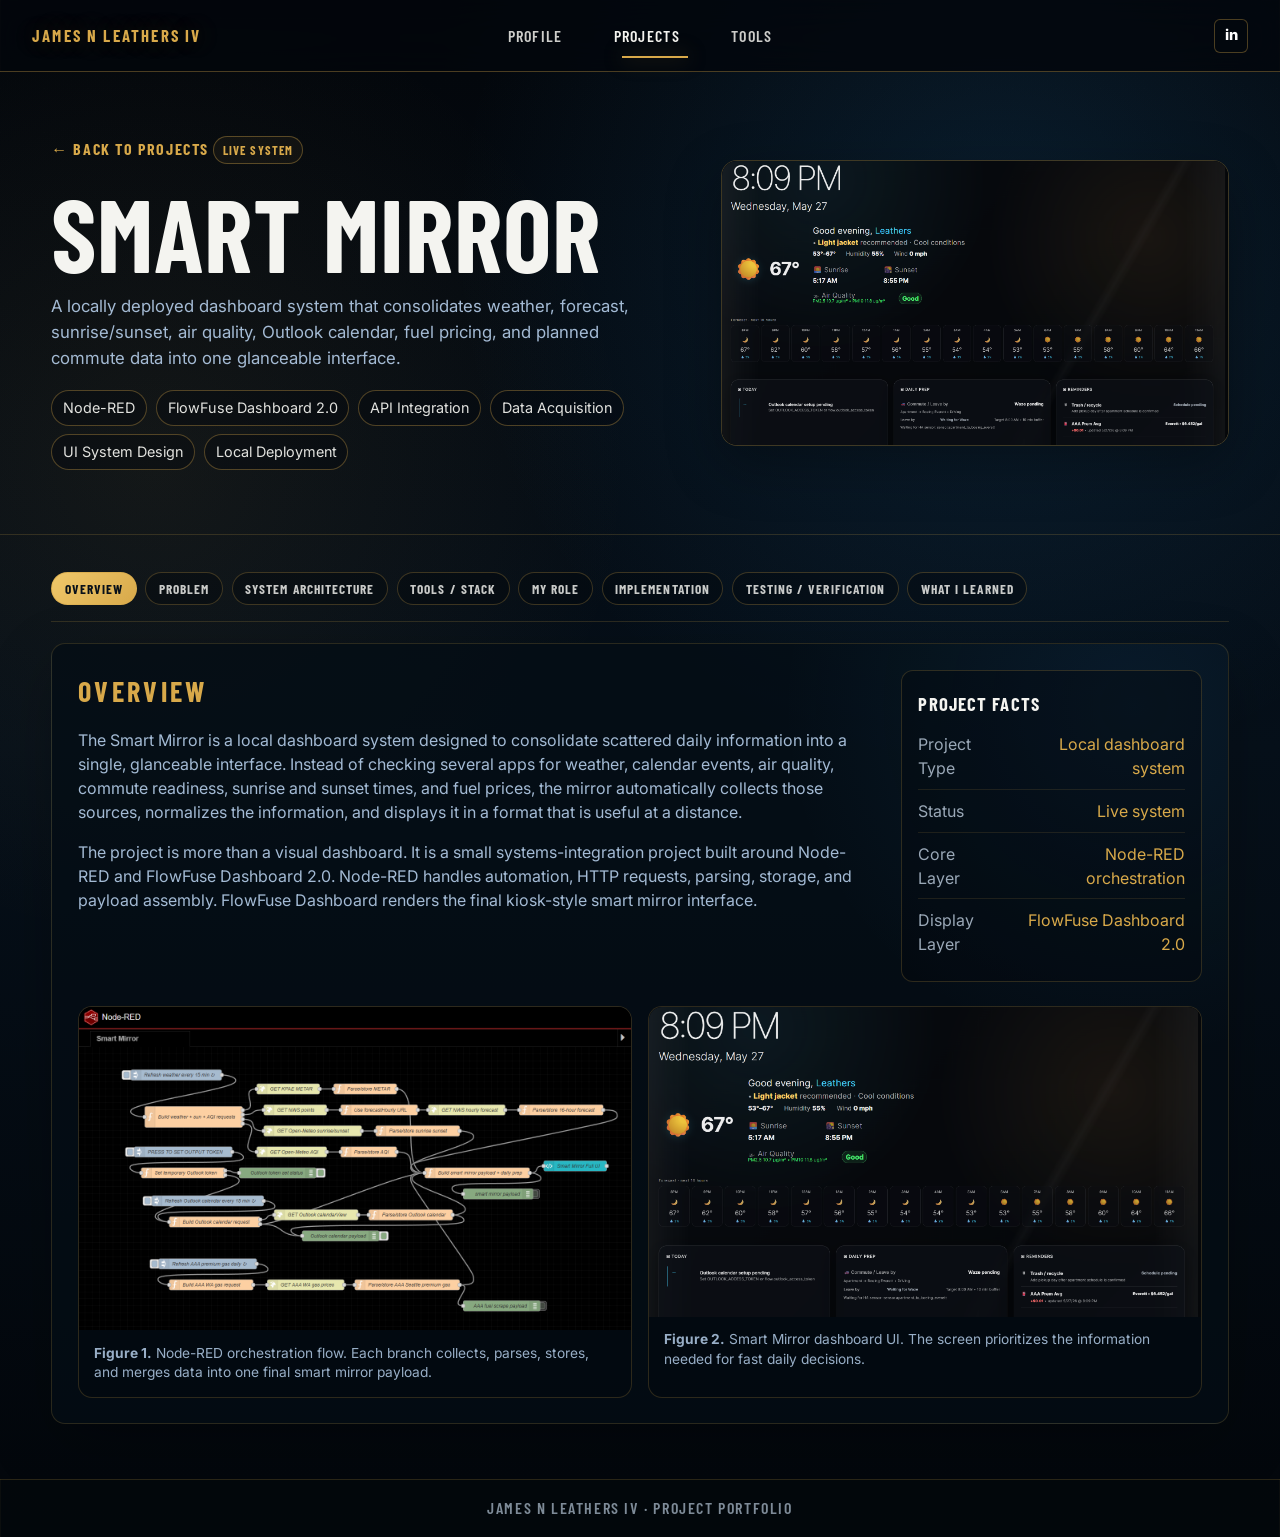
<file: smart-mirror.html>
<!DOCTYPE html>
<html lang="en">
<head>
  <meta charset="UTF-8" />
  <meta name="viewport" content="width=device-width, initial-scale=1.0" />
  <title>Smart Mirror | James N Leathers IV</title>
  <meta name="description" content="Smart Mirror project breakdown by James N Leathers IV — Node-RED, FlowFuse Dashboard 2.0, API integration, data acquisition, and local dashboard deployment." />
  <link rel="stylesheet" href="styles.css" />
  <link rel="stylesheet" href="project-page.css" />
  <link rel="preconnect" href="https://fonts.googleapis.com">
  <link rel="preconnect" href="https://fonts.gstatic.com" crossorigin>
  <link href="https://fonts.googleapis.com/css2?family=Barlow+Condensed:wght@500;600;700&family=Inter:wght@400;500;600;700&display=swap" rel="stylesheet">
  <!-- Cloudflare Web Analytics
       Replace CLOUDFLARE_WEB_ANALYTICS_TOKEN with the token from Cloudflare.
       Cloudflare dashboard → Analytics & Logs → Web Analytics → Add site → Manual setup.
  -->
  <script defer src="https://static.cloudflareinsights.com/beacon.min.js"
    data-cf-beacon='{"token":"d9de1409743549e7b0111c5ca3c0abd9"}'></script>
</head>
<body>
  <div class="site-shell">
    <header class="topbar">
      <a class="brand" href="index.html#top" aria-label="James Leathers IV home"><span class="brand-word">JAMES N LEATHERS IV</span></a>
      <nav class="nav project-nav" aria-label="Project navigation">
        <a href="index.html#profile">Profile</a>
        <a href="index.html#projects" class="active">Projects</a>
        <a href="index.html#tools">Tools</a>
      </nav>
      <a class="nav-icon" href="https://www.linkedin.com/in/james-n-leathers-iv/" target="_blank" rel="noreferrer" aria-label="LinkedIn profile">in</a>
    </header>

    <main class="project-page">
      <section class="project-hero smart-mirror-hero">
        <div class="project-hero-copy">
          <a class="back-link" href="index.html#projects">← Back to Projects</a>
          <span class="status-label">Live System</span>
          <h1>Smart Mirror</h1>
          <p>
            A locally deployed dashboard system that consolidates weather, forecast, sunrise/sunset, air quality, Outlook calendar, fuel pricing, and planned commute data into one glanceable interface.
          </p>
          <div class="project-hero-tags">
            <span>Node-RED</span>
            <span>FlowFuse Dashboard 2.0</span>
            <span>API Integration</span>
            <span>Data Acquisition</span>
            <span>UI System Design</span>
            <span>Local Deployment</span>
          </div>
        </div>
        <div class="project-hero-visual">
          <img src="assets/smart-mirror-dashboard.png" alt="Smart Mirror dashboard UI screenshot">
        </div>
      </section>

      <section class="project-tabs-section" aria-label="Smart Mirror project breakdown">
        <div class="project-tabs" role="tablist" aria-label="Project sections">
          <button class="tab-button active" role="tab" aria-selected="true" data-tab="overview">Overview</button>
          <button class="tab-button" role="tab" aria-selected="false" data-tab="problem">Problem</button>
          <button class="tab-button" role="tab" aria-selected="false" data-tab="architecture">System Architecture</button>
          <button class="tab-button" role="tab" aria-selected="false" data-tab="tools">Tools / Stack</button>
          <button class="tab-button" role="tab" aria-selected="false" data-tab="role">My Role</button>
          <button class="tab-button" role="tab" aria-selected="false" data-tab="implementation">Implementation</button>
          <button class="tab-button" role="tab" aria-selected="false" data-tab="testing">Testing / Verification</button>
          <button class="tab-button" role="tab" aria-selected="false" data-tab="learned">What I Learned</button>
        </div>

        <div class="tab-panel active" id="overview" role="tabpanel">
          <div class="tab-grid">
            <div>
              <h2>Overview</h2>
              <p>
                The Smart Mirror is a local dashboard system designed to consolidate scattered daily information into a single, glanceable interface. Instead of checking several apps for weather, calendar events, air quality, commute readiness, sunrise and sunset times, and fuel prices, the mirror automatically collects those sources, normalizes the information, and displays it in a format that is useful at a distance.
              </p>
              <p>
                The project is more than a visual dashboard. It is a small systems-integration project built around Node-RED and FlowFuse Dashboard 2.0. Node-RED handles automation, HTTP requests, parsing, storage, and payload assembly. FlowFuse Dashboard renders the final kiosk-style smart mirror interface.
              </p>
            </div>
            <aside class="project-facts">
              <h3>Project Facts</h3>
              <dl>
                <div><dt>Project Type</dt><dd>Local dashboard system</dd></div>
                <div><dt>Status</dt><dd>Live system</dd></div>
                <div><dt>Core Layer</dt><dd>Node-RED orchestration</dd></div>
                <div><dt>Display Layer</dt><dd>FlowFuse Dashboard 2.0</dd></div>
              </dl>
            </aside>
          </div>

          <div class="visual-pair">
            <figure>
              <img src="assets/smart-mirror-nodered-flow.png" alt="Node-RED Smart Mirror orchestration flow">
              <figcaption><strong>Figure 1.</strong> Node-RED orchestration flow. Each branch collects, parses, stores, and merges data into one final smart mirror payload.</figcaption>
            </figure>
            <figure>
              <img src="assets/smart-mirror-dashboard.png" alt="Smart Mirror dashboard output">
              <figcaption><strong>Figure 2.</strong> Smart Mirror dashboard UI. The screen prioritizes the information needed for fast daily decisions.</figcaption>
            </figure>
          </div>
        </div>

        <div class="tab-panel" id="problem" role="tabpanel">
          <h2>Problem</h2>
          <p>
            The main problem this project solves is information fragmentation. Daily planning information is usually spread across weather apps, calendar apps, fuel-price websites, commute tools, and air-quality dashboards. That setup works, but it creates unnecessary friction before simple decisions such as what to wear, when to leave, or whether anything important is scheduled.
          </p>
          <p>
            I approached the project from a systems-first perspective. The question was not simply, “Can I make a dashboard?” The better question was, “Can I build a reliable information pipeline that collects multiple external data sources, handles missing data, and presents the final result in a useful way?”
          </p>
          <div class="problem-list">
            <article><span>#1</span><h3>Fragmented inputs</h3><p>Weather, calendar, AQI, fuel, and commute information all live in separate systems.</p></article>
            <article><span>#2</span><h3>Different source behavior</h3><p>JSON APIs, HTML scraping, token-based calendar access, and local-time formats all require different handling.</p></article>
            <article><span>#3</span><h3>Graceful failure</h3><p>The mirror should keep running when one service is unavailable, expired, or still being configured.</p></article>
          </div>
        </div>

        <div class="tab-panel" id="architecture" role="tabpanel">
          <h2>System Architecture</h2>
          <p>
            The architecture is built around a simple pipeline: acquire the data, normalize it, store subsystem state, build a unified payload, and render the UI. Each subsystem is separated into its own branch so one failing data source does not automatically break the full mirror.
          </p>

          <div class="architecture-flow mirror-main-flow">
            <div>External Data Sources</div><i>→</i><div>Node-RED HTTP Requests</div><i>→</i><div>Parse + Normalize</div><i>→</i><div>Flow Context</div><i>→</i><div>Payload Builder</div><i>→</i><div>FlowFuse UI</div>
          </div>

          <div class="architecture-notes">
            <p><strong>Independent branches:</strong> weather, forecast, sun, AQI, Outlook calendar, fuel pricing, and planned commute logic are handled separately.</p>
            <p><strong>Payload boundary:</strong> the dashboard receives one unified object instead of independently calling every external source.</p>
            <p><strong>Fallback behavior:</strong> missing or pending subsystems show setup or updating states instead of silently failing.</p>
          </div>

          <div class="data-source-map">
            <h3>System Inputs and Outputs</h3>
            <table>
              <thead>
                <tr><th>Subsystem</th><th>Source</th><th>What is extracted</th><th>How it is used</th></tr>
              </thead>
              <tbody>
                <tr><td>Current weather</td><td>KPAE METAR</td><td>Temperature, humidity, wind, visibility, flight category, raw observation</td><td>Hero weather and daily prep context</td></tr>
                <tr><td>Forecast</td><td>National Weather Service hourly forecast</td><td>Next 16 active or upcoming forecast periods</td><td>Forecast strip and outfit recommendation logic</td></tr>
                <tr><td>Sunrise / sunset</td><td>Open-Meteo Forecast API</td><td>Local sunrise and sunset times</td><td>Hero environment section</td></tr>
                <tr><td>Air quality</td><td>Open-Meteo Air Quality API</td><td>US AQI, PM2.5, PM10, ozone, NO₂</td><td>Air quality badge and pollutant details</td></tr>
                <tr><td>Calendar</td><td>Microsoft Graph Outlook calendarView</td><td>Today’s calendar events</td><td>Today panel</td></tr>
                <tr><td>Fuel prices</td><td>AAA Washington fuel page</td><td>Seattle-Bellevue-Everett premium average and daily change</td><td>Reminders panel</td></tr>
                <tr><td>Commute</td><td>Home Assistant / Waze sensor</td><td>Planned travel time from apartment to Boeing Everett</td><td>Daily prep and leave-by calculation</td></tr>
              </tbody>
            </table>
          </div>
        </div>

        <div class="tab-panel" id="tools" role="tabpanel">
          <h2>Tools / Stack</h2>
          <p>
            Node-RED is the main integration layer because the project relies on multiple event-driven data flows rather than a single linear script. FlowFuse Dashboard 2.0 renders the final interface, while JavaScript function nodes handle parsing, formatting, decision logic, and payload assembly.
          </p>
          <div class="stack-grid">
            <article><h3>Node-RED</h3><p>Main automation and orchestration layer for scheduled refreshes, branches, requests, parsing, and payload assembly.</p></article>
            <article><h3>FlowFuse Dashboard 2.0</h3><p>Local smart mirror UI with custom full-screen dashboard layout.</p></article>
            <article><h3>JavaScript Function Nodes</h3><p>Request construction, API parsing, state conversion, recommendations, and display logic.</p></article>
            <article><h3>AviationWeather.gov METAR</h3><p>Current observed weather at KPAE / Paine Field.</p></article>
            <article><h3>National Weather Service API</h3><p>Hourly weather forecast for the Everett area.</p></article>
            <article><h3>Open-Meteo APIs</h3><p>Sunrise, sunset, AQI, and pollutant values.</p></article>
            <article><h3>Microsoft Graph</h3><p>Outlook calendar integration for Today panel events.</p></article>
            <article><h3>AAA Fuel Prices</h3><p>Premium gas price tracking for the Seattle-Bellevue-Everett area.</p></article>
            <article><h3>Home Assistant / Waze</h3><p>Planned commute travel-time input for Daily Prep.</p></article>
          </div>
        </div>

        <div class="tab-panel" id="role" role="tabpanel">
          <h2>My Role</h2>
          <p>
            My role covered the full system lifecycle: specification, integration, implementation, verification, and documentation. I defined what the mirror needed to do, integrated multiple external services, wrote the parsing logic, assembled the final payload, designed the dashboard layout, and verified subsystem behavior before relying on the full display.
          </p>
          <div class="role-list">
            <span>Requirements definition</span><span>Node-RED flow design</span><span>API integration</span><span>HTML scraping</span><span>JavaScript parsing</span><span>Payload architecture</span><span>FlowFuse UI design</span><span>Verification and documentation</span>
          </div>
        </div>

        <div class="tab-panel" id="implementation" role="tabpanel">
          <h2>Implementation</h2>
          <p>
            The implementation started with the data refresh structure. Weather and calendar data refresh every 15 minutes, while AAA premium gas pricing is handled as a daily refresh branch. Each scheduled inject node starts a branch of the system.
          </p>

          <div class="step-list">
            <article><span>#1</span><h3>Weather branch</h3><p>Builds METAR, NWS forecast, sunrise/sunset, and AQI requests, then parses results into display-ready objects.</p></article>
            <article><span>#2</span><h3>Forecast filtering</h3><p>Filters expired periods so the dashboard shows the next 16 active or upcoming hours instead of stale data.</p></article>
            <article><span>#3</span><h3>Calendar branch</h3><p>Builds Microsoft Graph calendarView requests and shows a setup/authentication state when the token is missing or expired.</p></article>
            <article><span>#4</span><h3>Fuel branch</h3><p>Scrapes AAA Washington fuel pricing, extracts Seattle-Bellevue-Everett premium fuel average, and formats the daily delta.</p></article>
          </div>

          <div class="implementation-callout">
            <h3>Payload Builder</h3>
            <p>
              The payload builder is the system integration point. It reads stored weather, forecast, sun, AQI, calendar, fuel, and planned commute values from Node-RED flow context, then sends one complete object into the FlowFuse Dashboard UI.
            </p>
          </div>

          <div class="architecture-flow payload-flow">
            <div>sm_metar</div><div>sm_hourly</div><div>sm_sun</div><div>sm_aqi</div><div>sm_today</div><div>sm_fuel</div><i>→</i><div>Unified Payload</div><i>→</i><div>Smart Mirror UI</div>
          </div>

          <div class="decision-card">
            <h3>Outfit Recommendation Logic</h3>
            <p>
              The outfit recommendation system checks the 16-hour forecast, current weather, rain probability, wind speed, temperature range, and condition text. The logic is intentionally deterministic so recommendations such as winter gear, rain jacket, windbreaker, light jacket, or comfortable layers can be tested, adjusted, and explained.
            </p>
          </div>
        </div>

        <div class="tab-panel" id="testing" role="tabpanel">
          <h2>Testing / Verification</h2>
          <p>
            The project was verified branch-by-branch before trusting the complete dashboard payload. Testing focused on parser accuracy, refresh behavior, failure states, and whether the UI stayed readable instead of simply displaying every possible data point.
          </p>

          <div class="data-source-map verification-table">
            <h3>Verification Matrix</h3>
            <table>
              <thead>
                <tr><th>Test area</th><th>What was checked</th><th>Purpose</th></tr>
              </thead>
              <tbody>
                <tr><td>Weather refresh</td><td>METAR, NWS, sunrise/sunset, and AQI requests</td><td>Confirmed each weather branch could be requested and parsed independently.</td></tr>
                <tr><td>Forecast filtering</td><td>Expired hourly periods</td><td>Prevented stale forecast cards from appearing in the 16-hour strip.</td></tr>
                <tr><td>METAR parsing</td><td>Temperature, dew point, humidity, wind, visibility, and altimeter fields</td><td>Converted aviation weather data into dashboard-friendly values.</td></tr>
                <tr><td>Sunrise / sunset formatting</td><td>Open-Meteo local wall-clock strings</td><td>Prevented timezone-shifted sunrise and sunset values.</td></tr>
                <tr><td>AQI categorization</td><td>US AQI and pollutant values</td><td>Confirmed the UI could show raw pollutant detail and a simple air quality status.</td></tr>
                <tr><td>Outlook setup</td><td>Missing, temporary, and expired Microsoft Graph token states</td><td>Showed setup/authentication messages instead of breaking the dashboard.</td></tr>
                <tr><td>AAA fuel scrape</td><td>Seattle-Bellevue-Everett premium fuel average and daily delta</td><td>Confirmed the fuel reminder uses the correct metro area and fuel type.</td></tr>
                <tr><td>UI readability</td><td>Hero section, forecast strip, and lower panels</td><td>Confirmed the dashboard is readable at a glance and avoids unnecessary repetition.</td></tr>
              </tbody>
            </table>
          </div>

          <div class="verification-grid">
            <article><h3>Weather summary</h3><p>The UI originally repeated temperature information in multiple places. The layout was adjusted so the outfit summary stayed short while detailed metrics remained in a dedicated weather line.</p></article>
            <article><h3>Fuel refresh</h3><p>The AAA fuel branch was adjusted so fuel pricing could update automatically instead of relying on manual triggering.</p></article>
            <article><h3>Graph token</h3><p>When the calendar token is missing or expired, the Today panel shows a setup state rather than incorrectly implying that the calendar is empty.</p></article>
          </div>
        </div>

        <div class="tab-panel" id="learned" role="tabpanel">
          <h2>What I Learned</h2>
          <p>
            This project reinforced that a useful deployed system is not just the final screen. The dashboard matters, but the more important engineering work is behind it: data acquisition, parsing, failure handling, state management, integration boundaries, and verification.
          </p>
          <div class="learned-callouts">
            <article><h3>Not all inputs deserve equal trust</h3><p>A structured weather API behaves differently from an HTML scrape. A missing token is not the same as an empty calendar. A forecast feed can contain valid but stale periods.</p></article>
            <article><h3>Architecture makes debugging possible</h3><p>By separating each subsystem into its own branch, AQI, calendar, fuel, weather, and commute logic can be tested and expanded independently.</p></article>
            <article><h3>The user decision matters most</h3><p>The goal was not to display every data point. The goal was to convert raw signals into decisions: what to wear, what is scheduled, when to leave, and what to know before walking out the door.</p></article>
          </div>
        </div>
      </section>
    </main>

    <footer class="footer"><span>James N Leathers IV · Project Portfolio</span></footer>
  </div>

  <script src="project-page.js"></script>
</body>
</html>
</file>
<file: styles.css>
:root{--bg:#04080d;--panel:#07111b;--ink:#f4f4f0;--muted:#9aa8b7;--gold:#d8a94a;--gold-2:#f0c86a;--blue:#2d8fd7;--line:rgba(216,169,74,.34);--shadow:0 24px 80px rgba(0,0,0,.48)}*{box-sizing:border-box}html{scroll-behavior:smooth}body{margin:0;color:var(--ink);background:radial-gradient(circle at 78% 12%,rgba(45,143,215,.16),transparent 36rem),radial-gradient(circle at 12% 32%,rgba(216,169,74,.09),transparent 30rem),linear-gradient(180deg,#03060a 0%,#06101a 45%,#03070c 100%);font-family:Inter,system-ui,-apple-system,BlinkMacSystemFont,"Segoe UI",sans-serif;line-height:1.5;overflow-x:hidden}body:before{content:"";position:fixed;inset:0;pointer-events:none;opacity:.22;background-image:linear-gradient(rgba(255,255,255,.035) 1px,transparent 1px),linear-gradient(90deg,rgba(255,255,255,.035) 1px,transparent 1px);background-size:44px 44px;mask-image:linear-gradient(to bottom,#000,transparent 75%)}a{color:inherit;text-decoration:none}.site-shell{min-height:100vh;background:linear-gradient(90deg,rgba(216,169,74,.10) 0 1px,transparent 1px calc(100% - 1px),rgba(216,169,74,.10) calc(100% - 1px) 100%)}.topbar{position:sticky;top:0;z-index:30;height:76px;display:flex;align-items:center;justify-content:space-between;padding:0 clamp(1.25rem,4vw,3rem);background:rgba(3,7,12,.84);backdrop-filter:blur(18px);border-bottom:1px solid var(--line)}.brand-mark{font-family:"Barlow Condensed",sans-serif;font-size:2.6rem;line-height:1;font-weight:700;letter-spacing:-.1em;color:var(--gold);text-shadow:0 0 24px rgba(216,169,74,.25)}.brand-mark.small{font-size:2rem}.nav{display:flex;align-items:center;gap:clamp(1rem,4vw,3rem);text-transform:uppercase;font-family:"Barlow Condensed",sans-serif;letter-spacing:.08em;font-weight:600}.nav a{color:rgba(244,244,240,.84);position:relative;padding:1.7rem 0}.nav a:hover,.nav a.active{color:var(--ink)}.nav a.active:after,.nav a:hover:after{content:"";position:absolute;height:2px;left:12%;right:12%;bottom:.95rem;background:var(--gold);box-shadow:0 0 20px rgba(216,169,74,.5)}.nav-icon{display:grid;place-items:center;width:34px;height:34px;border:1px solid var(--line);border-radius:6px;color:var(--gold);font-weight:800}.hero{min-height:580px;display:grid;grid-template-columns:minmax(0,.92fr) minmax(0,1.28fr);border-bottom:1px solid rgba(216,169,74,.16);overflow:hidden}.hero-copy{position:relative;padding:clamp(3.5rem,7vw,6.25rem) clamp(1.5rem,5vw,4rem);isolation:isolate}.hero-copy:before{content:"";position:absolute;inset:0;opacity:.34;z-index:-1;background:linear-gradient(135deg,transparent 0 76%,rgba(216,169,74,.5) 76% calc(76% + 2px),transparent calc(76% + 2px)),radial-gradient(circle at 10% 90%,rgba(216,169,74,.08),transparent 16rem),repeating-linear-gradient(0deg,transparent 0 24px,rgba(216,169,74,.05) 24px 25px)}.eyebrow{color:var(--gold);text-transform:uppercase;font-family:"Barlow Condensed",sans-serif;letter-spacing:.12em;font-size:clamp(1rem,1.3vw,1.25rem);font-weight:600;margin:0 0 1.35rem}h1{margin:0;font-family:"Barlow Condensed",sans-serif;text-transform:uppercase;line-height:.9;letter-spacing:.01em;font-size:clamp(5.25rem,11vw,9.5rem)}h1 span,h1 strong{display:block}h1 span{color:var(--ink)}h1 strong{color:var(--gold);font-weight:700}.rule{width:min(100%,440px);height:2px;background:linear-gradient(90deg,var(--gold),transparent);margin:2rem 0 1.65rem;position:relative}.rule:after{content:"";position:absolute;right:0;top:-3px;width:8px;height:8px;border-top:2px solid var(--gold);border-right:2px solid var(--gold);transform:rotate(45deg)}.specialties{margin:0;color:var(--ink);font-size:clamp(1rem,1.4vw,1.18rem);font-weight:500}.specialties span{color:var(--gold);margin:0 .5rem}.support{color:var(--muted);max-width:410px;font-size:1.05rem;margin:1.25rem 0 2.2rem}.hero-actions{display:flex;align-items:center;gap:1.4rem;flex-wrap:wrap}.btn{min-height:54px;display:inline-flex;align-items:center;justify-content:center;gap:.7rem;padding:0 1.75rem;border-radius:7px;text-transform:uppercase;font-family:"Barlow Condensed",sans-serif;letter-spacing:.08em;font-weight:700;font-size:1.05rem;transition:transform .18s ease}.btn:hover{transform:translateY(-2px)}.btn-primary{background:linear-gradient(135deg,var(--gold-2),var(--gold));color:#080b0f;box-shadow:0 14px 36px rgba(216,169,74,.24)}.btn-secondary{background:rgba(4,8,13,.42);border:1px solid var(--gold);color:var(--ink);min-width:140px}.btn-arrow{font-size:1.8rem;line-height:.6}.hero-visual{position:relative;min-height:580px;border-left:2px solid var(--line);clip-path:polygon(8% 0,100% 0,100% 100%,0 100%);margin-left:-5rem;background:#07111b}.flight-panel{position:absolute;inset:0;overflow:hidden;background:linear-gradient(180deg,rgba(9,42,69,.55),rgba(4,8,13,.22) 45%,rgba(4,8,13,.95)),radial-gradient(circle at 74% 20%,rgba(63,173,255,.26),transparent 22rem),radial-gradient(circle at 34% 54%,rgba(216,169,74,.14),transparent 18rem),linear-gradient(135deg,#081522,#02060b)}.flight-panel:before{content:"";position:absolute;inset:0;background:linear-gradient(rgba(45,143,215,.08) 1px,transparent 1px),linear-gradient(90deg,rgba(45,143,215,.08) 1px,transparent 1px);background-size:34px 34px;opacity:.55}.flight-panel:after{content:"";position:absolute;left:10%;right:-15%;bottom:0;height:34%;background:radial-gradient(circle at 20% 40%,rgba(216,169,74,.55) 0 1px,transparent 3px),radial-gradient(circle at 70% 60%,rgba(216,169,74,.45) 0 1px,transparent 3px);background-size:32px 20px,44px 28px;opacity:.58;transform:perspective(450px) rotateX(60deg);transform-origin:bottom}.plane{position:absolute;width:min(65vw,720px);height:230px;top:22%;right:3%;transform:rotate(-10deg);filter:drop-shadow(0 28px 50px rgba(0,0,0,.55))}.fuselage{position:absolute;width:76%;height:42%;right:0;top:35%;border-radius:100% 14% 20% 100%/60% 50% 50% 60%;background:linear-gradient(175deg,rgba(255,255,255,.9),rgba(91,119,148,.96) 35%,rgba(6,35,65,.95) 54%,rgba(2,10,18,.98) 78%);overflow:hidden}.fuselage:before{content:"787";position:absolute;right:17%;top:22%;font-family:"Barlow Condensed",sans-serif;color:rgba(255,255,255,.78);font-weight:700;letter-spacing:.15em}.fuselage:after{content:"";position:absolute;left:14%;right:22%;top:32%;height:6px;background:repeating-linear-gradient(90deg,rgba(244,244,240,.72) 0 7px,transparent 7px 18px);border-radius:999px}.wing{position:absolute;background:linear-gradient(90deg,rgba(17,35,52,.7),rgba(196,218,237,.9),rgba(18,34,50,.6));height:18px;border-radius:100%}.wing-left{width:54%;top:68%;left:8%;transform:rotate(18deg)}.wing-right{width:44%;top:45%;right:20%;transform:rotate(-16deg)}.tail{position:absolute;left:17%;top:22%;width:75px;height:100px;background:linear-gradient(135deg,#163f64,#a9c6dd);clip-path:polygon(24% 100%,82% 0,100% 100%);opacity:.9}.engine-left,.engine-right{position:absolute;width:72px;height:72px;border-radius:50%;background:radial-gradient(circle,#07101a 0 25%,#d3e5f5 27% 37%,#0b1d2d 39% 100%);border:2px solid rgba(255,255,255,.25)}.engine-left{left:36%;top:64%}.engine-right{right:19%;top:68%;width:62px;height:62px}.hud-radar{position:absolute;width:250px;height:250px;left:16%;top:12%;border-radius:50%;border:1px solid rgba(216,169,74,.45);box-shadow:inset 0 0 0 44px rgba(216,169,74,.035),inset 0 0 0 82px rgba(45,143,215,.06)}.hud-radar:before,.hud-radar:after{content:"";position:absolute;inset:50% auto auto 50%;width:50%;height:1px;transform-origin:left;background:linear-gradient(90deg,rgba(216,169,74,.85),transparent)}.hud-radar:before{transform:rotate(28deg)}.hud-radar:after{transform:rotate(120deg)}.hud-scanline{position:absolute;top:14%;left:0;right:0;height:1px;background:linear-gradient(90deg,transparent,rgba(99,183,255,.8),transparent);box-shadow:0 0 24px rgba(99,183,255,.68)}.circuit-overlay{position:absolute;right:5%;bottom:9%;width:42%;height:34%;opacity:.72;background:linear-gradient(90deg,transparent 0 20%,rgba(216,169,74,.22) 20% 21%,transparent 21%),linear-gradient(0deg,transparent 0 35%,rgba(216,169,74,.18) 35% 36%,transparent 36%),linear-gradient(90deg,rgba(216,169,74,.14),transparent);border-left:1px solid rgba(216,169,74,.32);border-bottom:1px solid rgba(216,169,74,.32)}.chip-label{position:absolute;font-family:"Barlow Condensed",sans-serif;letter-spacing:.08em;color:rgba(157,202,242,.82);font-size:.82rem}.chip-label.top{top:-130%;right:2%}.chip-label.rf{right:5%;top:6%;color:rgba(216,169,74,.9)}.chip-label.bus{left:18%;bottom:18%}.section,.experience-band,.tools{padding:2.4rem clamp(1.25rem,3vw,2.6rem)}.section-title{display:grid;grid-template-columns:1fr auto 1fr;align-items:center;gap:1.25rem;margin-bottom:1.6rem}.section-title span{height:1px;background:linear-gradient(90deg,transparent,var(--line))}.section-title span:last-child{background:linear-gradient(90deg,var(--line),transparent)}.section-title h2{margin:0;color:var(--gold);text-transform:uppercase;font-family:"Barlow Condensed",sans-serif;letter-spacing:.14em;font-weight:600;font-size:clamp(1.2rem,2vw,1.5rem)}.section-title.compact{margin-bottom:1.2rem}.project-grid{display:grid;grid-template-columns:repeat(4,minmax(0,1fr));gap:clamp(1rem,2vw,1.45rem)}.project-card{background:linear-gradient(180deg,rgba(12,23,35,.92),rgba(4,8,13,.9));border:1px solid rgba(216,169,74,.22);border-radius:12px;overflow:hidden;box-shadow:var(--shadow);transition:transform .18s ease,border-color .18s ease}.project-card:hover{transform:translateY(-4px);border-color:rgba(216,169,74,.55)}.project-image{min-height:195px;position:relative;overflow:hidden;background:#07111b}.project-image:after{content:"";position:absolute;inset:0;background:linear-gradient(180deg,transparent 45%,rgba(0,0,0,.55))}.img-server{background-image:url('assets/ai-surveillance-server-cover.png');background-size:cover;background-position:center;background-repeat:no-repeat}.camera-dome{position:absolute;left:10%;top:10%;width:72px;height:52px;border-radius:80px 80px 16px 16px;background:radial-gradient(circle at 45% 55%,#111 0 22%,#cfd7de 23% 43%,#1a222b 44%);z-index:1}.rack-lights{position:absolute;left:32%;right:10%;top:20%;bottom:14%;background:radial-gradient(circle,rgba(45,143,215,1) 0 2px,transparent 3px);background-size:26px 21px;box-shadow:inset 0 0 0 1px rgba(255,255,255,.08)}.img-robot{background:linear-gradient(180deg,rgba(255,255,255,.14),transparent),linear-gradient(135deg,#1f252a,#111820 60%,#05080d)}.robot-dog{position:absolute;left:16%;top:30%;width:70%;height:42%}.robot-body{position:absolute;width:62%;height:46%;left:22%;top:18%;border-radius:15px;background:linear-gradient(135deg,#2c3034,#d8a94a 36%,#1a1d21 38%,#111);box-shadow:0 12px 24px rgba(0,0,0,.35)}.robot-head{position:absolute;width:22%;height:40%;left:4%;top:22%;border-radius:10px;background:linear-gradient(135deg,#d8a94a,#1a1d21)}.leg{position:absolute;width:9px;height:70px;background:#0d1116;border-radius:999px;transform-origin:top}.l1{left:28%;top:55%;transform:rotate(18deg)}.l2{left:42%;top:55%;transform:rotate(-12deg)}.l3{right:28%;top:55%;transform:rotate(15deg)}.l4{right:10%;top:55%;transform:rotate(-18deg)}.img-radio{background:radial-gradient(circle at 72% 15%,rgba(216,169,74,.38),transparent 9rem),repeating-linear-gradient(90deg,rgba(216,169,74,.17) 0 1px,transparent 1px 18px),linear-gradient(135deg,#0d1b17,#02070b)}.radio-board{position:absolute;inset:24px;border:1px solid rgba(216,169,74,.32);border-radius:10px;background:radial-gradient(circle,rgba(216,169,74,.75) 0 2px,transparent 3px),linear-gradient(135deg,#13281e,#08100d);background-size:24px 24px,auto}.lcd{position:absolute;top:28%;left:17%;width:58%;padding:.7rem .6rem;text-align:center;background:#94a969;color:#18200a;border:4px solid #101610;border-radius:6px;font-family:"Barlow Condensed",sans-serif;font-size:2rem;font-weight:700}.lcd small{font-size:.9rem}.knob{position:absolute;width:54px;height:54px;right:10%;bottom:12%;border-radius:50%;background:radial-gradient(circle,#f3eee2 0 14%,#7e8589 15% 48%,#15191c 49%)}.img-cummins{background:linear-gradient(180deg,rgba(255,255,255,.08),transparent),linear-gradient(135deg,#17301f,#05100b 70%)}.engine-block{position:absolute;left:12%;right:12%;top:31%;height:45%;border-radius:10px;background:linear-gradient(90deg,#2d5d3f 0 66%,#0c2f20 66%),repeating-linear-gradient(90deg,rgba(255,255,255,.18) 0 4px,transparent 4px 18px);box-shadow:0 0 0 3px rgba(32,68,44,.7),0 18px 34px rgba(0,0,0,.45)}.engine-lines{position:absolute;left:17%;top:20%;width:72%;height:20%;border-top:8px solid #244b32;border-bottom:6px solid #244b32}.project-body{padding:1.1rem 1.15rem 1.25rem}.project-body h3{margin:0 0 .85rem;font-family:"Barlow Condensed",sans-serif;text-transform:uppercase;letter-spacing:.04em;font-size:clamp(1.15rem,1.7vw,1.45rem)}.tags{display:flex;gap:.55rem;flex-wrap:wrap}.tags span{border:1px solid rgba(216,169,74,.38);color:var(--gold);border-radius:6px;padding:.25rem .6rem;font-family:"Barlow Condensed",sans-serif;letter-spacing:.04em;background:rgba(216,169,74,.06)}.experience-band{padding-top:.5rem}.cred-grid{display:grid;grid-template-columns:1.3fr 1fr .8fr .8fr;gap:0;border-top:1px solid rgba(216,169,74,.18);border-bottom:1px solid rgba(216,169,74,.18);background:rgba(4,8,13,.38)}.cred{display:flex;gap:1rem;align-items:center;min-height:112px;padding:1.25rem clamp(1rem,2vw,1.75rem);border-right:1px solid rgba(216,169,74,.22)}.cred:last-child{border-right:0}.cred h3{margin:0;font-family:"Barlow Condensed",sans-serif;text-transform:uppercase;letter-spacing:.06em;font-size:1.25rem}.cred p{margin:.15rem 0 0;color:var(--muted);font-size:.95rem}.cred strong{color:var(--gold);font-weight:600}.cred-icon{min-width:48px;height:48px;border:1px solid rgba(216,169,74,.3);border-radius:9px;display:grid;place-items:center;color:var(--gold);font-size:1.55rem}.purdue-p{font-family:Georgia,serif;font-size:2rem;font-weight:900;border:none;filter:drop-shadow(0 0 12px rgba(216,169,74,.2))}.tools{padding-top:.25rem}.tool-grid{display:grid;grid-template-columns:repeat(8,minmax(0,1fr));gap:.7rem}.tool-grid span{min-height:68px;display:flex;align-items:center;gap:.7rem;padding:.75rem;border-radius:8px;background:rgba(8,18,29,.86);border:1px solid rgba(216,169,74,.2);color:rgba(244,244,240,.92);font-size:.92rem}.tool-grid b{width:30px;height:30px;display:grid;place-items:center;color:var(--gold);background:rgba(216,169,74,.08);border-radius:6px;font-family:"Barlow Condensed",sans-serif;font-size:1.05rem}.footer{display:grid;grid-template-columns:auto 1fr auto auto;gap:clamp(1rem,5vw,4rem);align-items:center;padding:1.7rem clamp(1.25rem,3vw,2.6rem);border-top:1px solid rgba(216,169,74,.2);color:var(--muted);background:rgba(3,7,12,.72)}.footer a:hover{color:var(--gold)}@media(max-width:980px){.topbar{height:auto;min-height:72px}.nav{gap:1.2rem}.hero{grid-template-columns:1fr}.hero-visual{clip-path:none;margin-left:0;min-height:420px;border-left:0;border-top:1px solid var(--line)}.project-grid{grid-template-columns:repeat(2,minmax(0,1fr))}.cred-grid{grid-template-columns:repeat(2,1fr)}.cred:nth-child(2){border-right:0}.cred:nth-child(1),.cred:nth-child(2){border-bottom:1px solid rgba(216,169,74,.22)}.tool-grid{grid-template-columns:repeat(4,minmax(0,1fr))}.footer{grid-template-columns:1fr}}@media(max-width:640px){.topbar{align-items:flex-start;gap:1rem;padding-top:1rem;padding-bottom:1rem}.nav{display:none}.nav-icon{margin-left:auto}h1{font-size:clamp(4.5rem,22vw,6.5rem)}.hero-copy{padding:3rem 1.25rem}.hero-visual{min-height:340px}.plane{width:610px;right:-170px;top:20%}.project-grid,.cred-grid,.tool-grid{grid-template-columns:1fr}.cred,.cred:nth-child(2){border-right:0;border-bottom:1px solid rgba(216,169,74,.22)}.cred:last-child{border-bottom:0}.section-title{grid-template-columns:1fr;gap:.4rem}.section-title span{display:none}}

/* Requested content/layout refinements */
.brand-word{
  font-family:"Barlow Condensed",sans-serif;
  text-transform:uppercase;
  color:var(--gold);
  font-weight:700;
  letter-spacing:.14em;
  font-size:1.45rem;
  line-height:1;
  text-shadow:0 0 24px rgba(216,169,74,.25);
  white-space:nowrap;
}
.footer{
  grid-template-columns:1fr auto auto auto;
}
.footer-mark{
  justify-self:end;
  letter-spacing:.03em;
  white-space:nowrap;
}
@media(max-width:980px){
  .footer{grid-template-columns:1fr;}
  .footer-mark{justify-self:start;}
}


/* Hero concept image replacement */
.hero-image-panel{
  position:absolute;
  inset:0;
  overflow:hidden;
  background:
    linear-gradient(180deg, rgba(6,12,20,0.10), rgba(4,8,13,0.18)),
    url("assets/hero-plane-concept.png");
  background-size: cover;
  background-position: center center;
  background-repeat:no-repeat;
}
.hero-image-panel::before{
  content:"";
  position:absolute;
  inset:0;
  background:linear-gradient(180deg, rgba(8,18,29,0.04), rgba(8,18,29,0.22));
  pointer-events:none;
}
@media(max-width:980px){
  .hero-image-panel{
    background-position:center top;
  }
}
@media(max-width:640px){
  .hero-image-panel{
    background-position:62% center;
  }
}


/* Full-width top background using the generated 747/DC concept */
.hero.hero-with-background{
  position:relative;
  display:block;
  min-height:720px;
  overflow:hidden;
  border-bottom:1px solid rgba(216,169,74,.16);
  isolation:isolate;
  background:#06101a;
}
.hero-background{
  position:absolute;
  inset:0;
  z-index:0;
  background:
    linear-gradient(180deg, rgba(4,8,13,.18), rgba(4,8,13,.22)),
    url("assets/hero-top-background.png");
  background-position:center center;
  background-repeat:no-repeat;
  background-size:cover;
}
.hero-background::after{
  content:"";
  position:absolute;
  inset:0;
  background:
    linear-gradient(90deg, rgba(4,8,13,.36) 0%, rgba(4,8,13,.12) 24%, rgba(4,8,13,0) 42%),
    linear-gradient(180deg, rgba(2,7,12,.08), rgba(2,7,12,.18));
}
.hero-copy{
  position:relative;
  z-index:2;
  width:min(48%, 760px);
  min-height:720px;
  display:flex;
  flex-direction:column;
  justify-content:center;
  padding:clamp(3.5rem,7vw,6.25rem) clamp(1.5rem,5vw,4rem);
}
.hero-copy::before{
  content:"";
  position:absolute;
  inset:0;
  z-index:-1;
  background:
    linear-gradient(90deg,
      rgba(3,7,12,.92) 0%,
      rgba(3,7,12,.82) 24%,
      rgba(3,7,12,.58) 48%,
      rgba(3,7,12,.22) 72%,
      rgba(3,7,12,0) 100%),
    radial-gradient(circle at 18% 85%, rgba(216,169,74,.10), transparent 16rem);
}
.hero-copy::after{
  content:"";
  position:absolute;
  top:0;
  right:-2px;
  width:2px;
  height:100%;
  background:linear-gradient(180deg, transparent 0%, rgba(216,169,74,.70) 10%, rgba(216,169,74,.32) 65%, transparent 100%);
  transform:skewX(-10deg);
  opacity:.85;
}
.support{
  color:rgba(235,240,247,.82);
  text-shadow:0 2px 10px rgba(0,0,0,.28);
}
.specialties,
.eyebrow,
.hero-copy h1,
.rule{
  position:relative;
}
@media(max-width:1100px){
  .hero.hero-with-background{min-height:640px;}
  .hero-copy{width:min(58%, 760px); min-height:640px;}
}
@media(max-width:980px){
  .hero.hero-with-background{min-height:580px;}
  .hero-copy{
    width:100%;
    min-height:580px;
  }
  .hero-copy::before{
    background:linear-gradient(180deg,
      rgba(3,7,12,.82) 0%,
      rgba(3,7,12,.62) 40%,
      rgba(3,7,12,.34) 74%,
      rgba(3,7,12,.20) 100%);
  }
  .hero-copy::after{display:none;}
  .hero-background{background-position:64% center;}
}
@media(max-width:640px){
  .hero.hero-with-background{min-height:520px;}
  .hero-copy{min-height:520px; padding:3rem 1.25rem;}
  .hero-background{background-position:71% center;}
}


/* Default density + simplified hero overlay refinements */
.topbar{
  height:64px;
  padding:0 clamp(1.25rem,3vw,2.25rem);
}

.brand-word{
  font-size:1.2rem;
  letter-spacing:.16em;
}

.nav{
  gap:clamp(1.1rem,3.2vw,2.6rem);
}

.nav a{
  padding:1.35rem 0;
  font-size:1rem;
}

.nav a.active::after,
.nav a:hover::after{
  bottom:.72rem;
}

.hero.hero-with-background{
  min-height:640px;
}

.hero-background{
  background-position:center center;
}

.hero-background::after{
  background:
    linear-gradient(90deg, rgba(3,7,12,.26) 0%, rgba(3,7,12,.08) 25%, rgba(3,7,12,0) 48%),
    linear-gradient(180deg, rgba(3,7,12,.10), rgba(3,7,12,.18));
}

.hero-copy{
  width:min(41%, 620px);
  min-height:640px;
  padding:clamp(3rem,5.4vw,4.5rem) clamp(1.5rem,3.2vw,3.2rem);
}

.hero-copy::before{
  background:
    linear-gradient(90deg,
      rgba(3,7,12,.88) 0%,
      rgba(3,7,12,.74) 30%,
      rgba(3,7,12,.46) 55%,
      rgba(3,7,12,.18) 78%,
      rgba(3,7,12,0) 100%),
    radial-gradient(circle at 18% 82%, rgba(216,169,74,.08), transparent 15rem);
}

.hero-copy::after{
  opacity:.42;
}

.hero-copy .eyebrow{
  display:none;
}

h1{
  font-size:clamp(4.25rem,7.8vw,7.65rem);
  line-height:.88;
}

.rule{
  width:min(100%,340px);
  margin:1.45rem 0 1.2rem;
}

.specialties{
  font-size:clamp(.95rem,1.05vw,1.08rem);
  font-weight:600;
  text-shadow:0 2px 10px rgba(0,0,0,.35);
}

.support{
  max-width:345px;
  font-size:.98rem;
  margin:1rem 0 1.8rem;
}

.btn{
  min-height:46px;
  padding:0 1.35rem;
  font-size:.96rem;
}

.section,
.experience-band,
.tools{
  padding:1.95rem clamp(1.25rem,2.4vw,2.25rem);
}

.project-grid{
  gap:1rem;
}

.project-image{
  min-height:165px;
}

.project-body{
  padding:.95rem 1rem 1.05rem;
}

.project-body h3{
  font-size:clamp(1.05rem,1.35vw,1.25rem);
}

.tags span{
  padding:.18rem .52rem;
}

.cred{
  min-height:96px;
}

.tool-grid span{
  min-height:60px;
}

.footer{
  padding:1.35rem clamp(1.25rem,2.4vw,2.25rem);
}

@media(max-width:1100px){
  .hero.hero-with-background{min-height:600px;}
  .hero-copy{width:min(50%, 650px); min-height:600px;}
}

@media(max-width:980px){
  .hero.hero-with-background{min-height:560px;}
  .hero-copy{
    width:100%;
    min-height:560px;
  }
  .hero-copy::before{
    background:
      linear-gradient(180deg,
        rgba(3,7,12,.82) 0%,
        rgba(3,7,12,.62) 40%,
        rgba(3,7,12,.34) 74%,
        rgba(3,7,12,.18) 100%);
  }
}

@media(max-width:640px){
  .hero.hero-with-background{min-height:500px;}
  .hero-copy{min-height:500px;}
  h1{font-size:clamp(3.8rem,18vw,5.5rem);}
}


/* Resume PDF + Purdue logo refinements */
.resume-icon{
  width:auto;
  min-width:44px;
  padding:0 .62rem;
  font-family:"Barlow Condensed",sans-serif;
  letter-spacing:.08em;
}
.education-cred{
  gap:1.35rem;
}
.purdue-logo{
  width:86px;
  max-width:26vw;
  height:auto;
  object-fit:contain;
  flex:0 0 auto;
  filter:drop-shadow(0 0 10px rgba(216,169,74,.16));
}
.education-cred h3{
  margin-bottom:.25rem;
}
.education-cred p{
  color:#b9d3ef;
  font-size:1rem;
}
.footer-resume{
  color:var(--gold);
  font-weight:600;
}
@media(max-width:640px){
  .purdue-logo{width:70px;}
}


/* Final nav/footer/credential refinements */
.nav-icon{
  text-transform:none;
  font-family:Inter, system-ui, sans-serif;
  font-size:.92rem;
}
.cred-logo{
  min-width:92px;
  height:52px;
  display:grid;
  place-items:center;
}
.cred-logo img{
  max-width:100%;
  max-height:42px;
  object-fit:contain;
  filter:brightness(1.08) contrast(1.05);
}
.hughes-logo-wrap{
  min-width:120px;
}
.footer{
  grid-template-columns:1fr auto auto;
}
.footer-resume{
  color:var(--gold);
  font-weight:700;
}
@media(max-width:980px){
  .footer{grid-template-columns:1fr;}
  .cred-logo,.hughes-logo-wrap{min-width:84px;}
}


/* SOET logo credential cards */
.soet-logo-wrap{
  min-width:82px;
  height:66px;
}
.soet-logo-wrap img{
  max-width:78px;
  max-height:62px;
  object-fit:contain;
  filter:drop-shadow(0 0 12px rgba(216,169,74,.15));
}
@media(max-width:980px){
  .soet-logo-wrap{min-width:72px;}
  .soet-logo-wrap img{max-width:68px;max-height:56px;}
}


/* Platforms & Tools logo update */
.logo-tool-grid{
  grid-template-columns:repeat(6,minmax(0,1fr));
}

.logo-tool-grid span{
  min-height:76px;
  justify-content:flex-start;
  gap:.9rem;
}

.logo-tool-grid img{
  width:42px;
  height:42px;
  object-fit:contain;
  display:block;
  flex:0 0 auto;
}

.logo-tool-grid em{
  font-style:normal;
  line-height:1.25;
}

.logo-tool-grid b{
  display:none;
}

@media(max-width:1100px){
  .logo-tool-grid{
    grid-template-columns:repeat(3,minmax(0,1fr));
  }
}

@media(max-width:640px){
  .logo-tool-grid{
    grid-template-columns:1fr;
  }
}


/* Final footer/nav + education color fixes */
.nav-icon{
  display:grid;
  place-items:center;
  width:34px;
  height:34px;
  border:1px solid var(--line);
  border-radius:6px;
  color:var(--gold);
  font-weight:800;
  text-transform:none;
  font-family:Inter, system-ui, sans-serif;
  font-size:.92rem;
}

.education-subtext{
  color:var(--muted) !important;
}

.footer{
  grid-template-columns:1fr auto !important;
}

.footer a[href*="linkedin"],
.footer .footer-mark,
.footer .footer-resume{
  display:none !important;
}

@media(max-width:980px){
  .footer{
    grid-template-columns:1fr !important;
  }
}


/* Top-right LinkedIn button final override */
.nav-icon{
  display:grid;
  place-items:center;
  width:34px;
  height:34px;
  border:1px solid var(--line);
  border-radius:6px;
  color:var(--gold);
  font-family:Inter, system-ui, sans-serif;
  font-size:.92rem;
  font-weight:800;
  text-transform:none;
}


/* Correct top-right LinkedIn button and footer cleanup */
.topbar > .nav-icon,
a.nav-icon{
  display:grid !important;
  place-items:center !important;
  width:34px !important;
  height:34px !important;
  border:1px solid var(--line) !important;
  border-radius:6px !important;
  color:var(--gold) !important;
  font-family:Inter, system-ui, sans-serif !important;
  font-size:.92rem !important;
  font-weight:800 !important;
  text-transform:none !important;
}
.footer a[href="resume.pdf"],
.footer a[href*="linkedin.com/in/james-n-leathers-iv"],
.footer .footer-resume,
.footer .footer-mark{
  display:none !important;
}
.footer{
  grid-template-columns:1fr auto !important;
}


/* Platforms & Tools logo layout update */
.logo-tool-grid{
  grid-template-columns:repeat(8,minmax(0,1fr));
}

.logo-tool-grid span{
  min-height:76px;
  justify-content:flex-start;
  gap:.85rem;
}

.logo-tool-grid img{
  width:42px;
  height:42px;
  object-fit:contain;
  display:block;
  flex:0 0 auto;
}

.logo-tool-grid em{
  font-style:normal;
  line-height:1.22;
}

.logo-tool-grid b{
  display:none;
}

@media(max-width:1280px){
  .logo-tool-grid{
    grid-template-columns:repeat(4,minmax(0,1fr));
  }
}

@media(max-width:720px){
  .logo-tool-grid{
    grid-template-columns:repeat(2,minmax(0,1fr));
  }
}

@media(max-width:460px){
  .logo-tool-grid{
    grid-template-columns:1fr;
  }
}


/* STM32 Cube logo cleanup */
.logo-tool-grid .stm32-tool img{
  width:46px;
  height:46px;
  object-fit:contain;
  object-position:center;
  background:transparent;
}

.logo-tool-grid .stm32-tool em{
  line-height:1.16;
}


/* Education card wording + longer header brand refinement */
.brand-word{
  font-size:1.05rem !important;
  letter-spacing:.13em !important;
}
.cred h3 br{
  display:block;
}
.cred h3{
  line-height:1.35;
}
@media(max-width:640px){
  .brand-word{
    font-size:.95rem !important;
    letter-spacing:.10em !important;
  }
}


/* Hero headline repurposed from name to positioning statement */
.hero-copy h1{
  font-size:clamp(4.1rem,7vw,7.2rem);
  max-width:620px;
}

.hero-copy h1 span,
.hero-copy h1 strong{
  letter-spacing:.015em;
}

.hero-copy .specialties{
  margin-bottom:1.9rem;
}


/* Smart Mirror project card + linked card refinements */
.project-link-card{
  display:block;
  color:inherit;
  text-decoration:none;
}

.img-smart-mirror{
  background:
    radial-gradient(circle at 75% 18%, rgba(216,169,74,.24), transparent 10rem),
    linear-gradient(135deg, rgba(18,42,63,.78), rgba(4,8,13,.92)),
    linear-gradient(rgba(45,143,215,.08) 1px, transparent 1px),
    linear-gradient(90deg, rgba(45,143,215,.08) 1px, transparent 1px);
  background-size:auto, auto, 26px 26px, 26px 26px;
}

.mirror-panel{
  position:absolute;
  inset:24px;
  border:1px solid rgba(216,169,74,.25);
  border-radius:14px;
  background:linear-gradient(135deg, rgba(6,18,30,.72), rgba(0,0,0,.34));
  box-shadow:inset 0 0 36px rgba(45,143,215,.08);
}

.mirror-line{
  position:absolute;
  left:18px;
  top:24px;
  width:42%;
  height:4px;
  border-radius:999px;
  background:rgba(216,169,74,.72);
}

.mirror-line.wide{
  top:44px;
  width:64%;
  background:rgba(157,202,242,.72);
}

.mirror-widget{
  position:absolute;
  right:20px;
  top:24px;
  width:72px;
  height:72px;
  border-radius:14px;
  border:1px solid rgba(157,202,242,.42);
  background:linear-gradient(135deg, rgba(45,143,215,.32), rgba(216,169,74,.10));
}

.mirror-flow{
  position:absolute;
  left:18px;
  right:18px;
  bottom:24px;
  height:42px;
  background:
    radial-gradient(circle, rgba(216,169,74,.95) 0 3px, transparent 4px),
    linear-gradient(90deg, transparent 0 14%, rgba(216,169,74,.48) 14% 15%, transparent 15% 48%, rgba(45,143,215,.48) 48% 49%, transparent 49% 82%, rgba(216,169,74,.48) 82% 83%, transparent 83%);
  background-size:58px 42px, auto;
}


/* Real project image covers for Smart Mirror and Cummins */
.img-smart-mirror-photo{
  background-image:url("assets/smart-mirror-cover.png");
  background-size:cover;
  background-position:center center;
  background-repeat:no-repeat;
}

.img-cummins-photo{
  background-image:url("assets/cummins-capstone-cover.jpg");
  background-size:cover;
  background-position:center 38%;
  background-repeat:no-repeat;
}

.project-link-card{
  display:block;
  color:inherit;
  text-decoration:none;
}

.project-link-card .project-body h3{
  text-decoration:none;
}


/* Portfolio Website project card cover */
.img-portfolio-website{
  background-image:url("assets/portfolio-website-cover.png");
  background-size:cover;
  background-position:center center;
  background-repeat:no-repeat;
}


/* Final hero text + LinkedIn button polish */
.nav-icon{
  color:#f4f4f0 !important;
  border-color:var(--line) !important;
  background:rgba(4,8,13,.28);
  font-family:Inter, system-ui, sans-serif;
  font-size:.92rem;
  font-weight:800;
  text-transform:none;
}

.nav-icon:hover{
  color:#ffffff !important;
  border-color:rgba(216,169,74,.72) !important;
  background:rgba(216,169,74,.08);
}

.hero-copy h1{
  max-width:680px;
}

.hero-copy .specialties{
  max-width:760px;
  line-height:1.3;
}


/* Header centering + LinkedIn button + hero specialties line split */
.topbar{
  display:grid !important;
  grid-template-columns:1fr auto 1fr !important;
  align-items:center !important;
}

.topbar .brand{
  justify-self:start;
}

.topbar .nav{
  justify-self:center;
  margin:0 auto;
}

.topbar .nav-icon,
.topbar a.nav-icon{
  justify-self:end;
  color:#ffffff !important;
  border-color:var(--line) !important;
  background:rgba(4,8,13,.28);
}

.topbar .nav-icon:hover,
.topbar a.nav-icon:hover{
  color:#ffffff !important;
}

.hero-copy .specialties{
  max-width:780px;
  line-height:1.22;
}

.hero-copy .specialties br{
  display:block;
  content:"";
  margin-top:.18rem;
}

.hero-copy .specialties span{
  margin:0 .45rem;
}


/* Hero redesign: value statement, focus chips, and distinct resume CTA */
.hero-positioning{
  max-width:720px !important;
  font-size:clamp(3.8rem,6.6vw,7.0rem) !important;
  line-height:.92 !important;
}

.hero-positioning span,
.hero-positioning strong{
  display:block;
  letter-spacing:.012em;
}

.hero-positioning span{
  color:var(--ink);
}

.hero-positioning strong{
  color:var(--gold);
}

.focus-grid{
  display:grid;
  grid-template-columns:repeat(2,minmax(0, 1fr));
  gap:.75rem .85rem;
  width:min(100%, 600px);
  margin:1.8rem 0 1.8rem;
}

.focus-grid span{
  display:flex;
  align-items:center;
  gap:.72rem;
  min-height:52px;
  padding:.75rem 1rem;
  border:1px solid rgba(216,169,74,.46);
  border-radius:8px;
  color:rgba(244,244,240,.94);
  background:rgba(4,8,13,.34);
  backdrop-filter:blur(8px);
  box-shadow:inset 0 0 24px rgba(45,143,215,.035);
  font-weight:600;
  text-shadow:0 2px 10px rgba(0,0,0,.34);
}

.focus-grid i{
  width:24px;
  min-width:24px;
  text-align:center;
  color:var(--gold);
  font-style:normal;
  font-weight:900;
  font-size:1.08rem;
  line-height:1;
}

.hero-actions{
  margin-top:.15rem;
}

.btn-resume,
.btn.btn-resume{
  color:#f4f4f0 !important;
  border:1px solid rgba(244,244,240,.58) !important;
  background:rgba(4,8,13,.18) !important;
  box-shadow:none !important;
}

.btn-resume:hover,
.btn.btn-resume:hover{
  color:#ffffff !important;
  border-color:rgba(255,255,255,.86) !important;
  background:rgba(255,255,255,.06) !important;
}

.download-icon{
  color:var(--gold);
  font-size:1rem;
  line-height:1;
  transform:translateY(-1px);
}

@media(max-width:760px){
  .focus-grid{
    grid-template-columns:1fr;
    width:min(100%, 430px);
  }
}

@media(max-width:640px){
  .hero-positioning{
    font-size:clamp(3.2rem,15vw,5.2rem) !important;
  }
}


/* Final hero tuning: tighter headline, smaller focus boxes, stronger resume CTA */
.hero-positioning{
  max-width: 640px !important;
  font-size: clamp(3.15rem, 5.2vw, 5.85rem) !important;
  line-height: .9 !important;
  margin-bottom: .25rem;
}

.hero-positioning span,
.hero-positioning strong{
  white-space: nowrap;
}

.focus-grid{
  width: min(100%, 560px) !important;
  gap: .65rem .75rem !important;
  margin: 1.35rem 0 1.35rem !important;
}

.focus-grid span{
  min-height: 46px !important;
  padding: .62rem .9rem !important;
  border-radius: 7px !important;
  font-size: 1rem !important;
  line-height: 1.15 !important;
}

.focus-grid i{
  width: 20px !important;
  min-width: 20px !important;
  font-size: .95rem !important;
}

.hero-actions{
  gap: 1rem !important;
  margin-top: .35rem !important;
}

.btn-resume,
.btn.btn-resume{
  background: rgba(255,255,255,.96) !important;
  color: #091019 !important;
  border: 1px solid rgba(255,255,255,.96) !important;
  box-shadow: 0 10px 24px rgba(0,0,0,.18) !important;
  min-width: 172px !important;
}

.btn-resume:hover,
.btn.btn-resume:hover{
  background: #ffffff !important;
  color: #091019 !important;
  border-color: #ffffff !important;
}

.btn-resume .download-icon,
.btn.btn-resume .download-icon{
  color: #0f1620 !important;
}

@media (max-width: 900px){
  .hero-positioning span,
  .hero-positioning strong{
    white-space: normal;
  }
}

@media (max-width: 640px){
  .focus-grid{
    width: min(100%, 430px) !important;
  }
}


/* Focus icon implementation + softer resume button */
.focus-grid span{
  align-items:center;
}

.focus-grid .focus-icon{
  width:20px;
  height:20px;
  min-width:20px;
  object-fit:contain;
  display:block;
  filter:drop-shadow(0 1px 6px rgba(216,169,74,.18));
}

.btn-resume,
.btn.btn-resume{
  background:linear-gradient(180deg, rgba(245,241,232,.88), rgba(234,227,214,.84)) !important;
  color:#10161d !important;
  border:1px solid rgba(216,169,74,.42) !important;
  box-shadow:0 8px 18px rgba(0,0,0,.14) !important;
}

.btn-resume:hover,
.btn.btn-resume:hover{
  background:linear-gradient(180deg, rgba(249,246,239,.94), rgba(239,233,221,.90)) !important;
  color:#0c1218 !important;
  border-color:rgba(216,169,74,.58) !important;
  box-shadow:0 10px 22px rgba(0,0,0,.18) !important;
}

.btn-resume .download-icon,
.btn.btn-resume .download-icon{
  color:var(--gold) !important;
}


/* Profile Snapshot + capability upgrades */
.credibility-strip{
  display:flex;
  justify-content:center;
  align-items:center;
  gap:clamp(.65rem,2.1vw,1.75rem);
  flex-wrap:wrap;
  padding:1rem clamp(1.25rem,3vw,2.6rem);
  border-bottom:1px solid rgba(216,169,74,.16);
  background:rgba(3,7,12,.58);
  color:rgba(244,244,240,.84);
  font-family:"Barlow Condensed",sans-serif;
  text-transform:uppercase;
  letter-spacing:.09em;
  font-weight:600;
}

.credibility-strip span{
  display:flex;
  align-items:center;
  gap:.65rem;
}

.credibility-strip span:not(:last-child)::after{
  content:"";
  width:5px;
  height:5px;
  border-radius:999px;
  background:var(--gold);
  opacity:.72;
  margin-left:clamp(.65rem,1.3vw,1.35rem);
}

.profile-snapshot{
  display:grid;
  grid-template-columns:minmax(0,1.2fr) minmax(280px,.55fr);
  gap:clamp(1.3rem,3vw,2.4rem);
  align-items:center;
  padding:2.35rem clamp(1.25rem,3vw,2.6rem);
  border-bottom:1px solid rgba(216,169,74,.16);
  background:
    radial-gradient(circle at 80% 20%, rgba(45,143,215,.12), transparent 24rem),
    linear-gradient(180deg, rgba(6,16,26,.56), rgba(3,7,12,.62));
}

.section-kicker{
  color:var(--gold);
  font-family:"Barlow Condensed",sans-serif;
  text-transform:uppercase;
  letter-spacing:.14em;
  font-weight:700;
  margin-bottom:.6rem;
}

.profile-copy h2{
  margin:0;
  max-width:780px;
  font-family:"Barlow Condensed",sans-serif;
  text-transform:uppercase;
  letter-spacing:.045em;
  font-size:clamp(2rem,3.4vw,3.15rem);
  line-height:1;
}

.profile-copy p{
  max-width:760px;
  margin:1rem 0 1.2rem;
  color:rgba(185,211,239,.90);
  font-size:1.02rem;
}

.profile-focus-list{
  display:flex;
  flex-wrap:wrap;
  gap:.55rem;
}

.profile-focus-list span{
  border:1px solid rgba(216,169,74,.34);
  color:rgba(244,244,240,.92);
  background:rgba(4,8,13,.36);
  border-radius:999px;
  padding:.42rem .72rem;
  font-size:.9rem;
}

.profile-photo-card{
  justify-self:end;
  width:min(100%,310px);
}

.profile-photo-placeholder{
  aspect-ratio:4/5;
  border:1px solid rgba(216,169,74,.38);
  border-radius:14px;
  overflow:hidden;
  background:
    linear-gradient(180deg, rgba(4,8,13,.18), rgba(4,8,13,.38)),
    url("assets/profile-headshot.svg");
  background-size:cover;
  background-position:center;
  box-shadow:0 18px 48px rgba(0,0,0,.32);
}

.profile-photo-placeholder span{
  display:none;
}

.profile-photo-card p{
  margin:.55rem 0 0;
  color:rgba(154,168,183,.72);
  font-size:.78rem;
  text-align:center;
}

.profile-photo-card code{
  color:var(--gold);
  font-family:Inter, system-ui, sans-serif;
}

.systems-strip{
  display:grid;
  grid-template-columns:repeat(4,minmax(0,1fr));
  gap:1px;
  padding:0 clamp(1.25rem,3vw,2.6rem);
  border-bottom:1px solid rgba(216,169,74,.16);
  background:rgba(216,169,74,.16);
}

.systems-strip article{
  min-height:150px;
  padding:1.25rem 1.15rem;
  background:rgba(4,8,13,.88);
}

.systems-strip span{
  color:var(--gold);
  font-family:"Barlow Condensed",sans-serif;
  letter-spacing:.16em;
  font-size:.86rem;
}

.systems-strip h3{
  margin:.45rem 0 .45rem;
  font-family:"Barlow Condensed",sans-serif;
  text-transform:uppercase;
  letter-spacing:.06em;
  font-size:1.25rem;
}

.systems-strip p{
  margin:0;
  color:var(--muted);
  font-size:.9rem;
  line-height:1.45;
}

.project-summary{
  margin:-.35rem 0 .85rem;
  color:rgba(185,211,239,.82);
  font-size:.86rem;
  line-height:1.42;
}

.btn-resume,
.btn.btn-resume{
  background:rgba(255,255,255,.08) !important;
  color:#f4f4f0 !important;
  border:1px solid rgba(244,244,240,.36) !important;
  box-shadow:0 8px 18px rgba(0,0,0,.10) !important;
  min-width:152px !important;
}

.btn-resume:hover,
.btn.btn-resume:hover{
  background:rgba(255,255,255,.13) !important;
  color:#ffffff !important;
  border-color:rgba(244,244,240,.58) !important;
}

.btn-resume .download-icon,
.btn.btn-resume .download-icon{
  color:var(--gold) !important;
}

@media(max-width:980px){
  .profile-snapshot{
    grid-template-columns:1fr;
  }

  .profile-photo-card{
    justify-self:start;
  }

  .systems-strip{
    grid-template-columns:repeat(2,minmax(0,1fr));
  }
}

@media(max-width:640px){
  .credibility-strip{
    justify-content:flex-start;
  }

  .credibility-strip span::after{
    display:none;
  }

  .systems-strip{
    grid-template-columns:1fr;
  }
}


/* Simplified profile polish: current-role-first, less redundancy */
.credibility-strip{
  gap:clamp(.55rem,1.7vw,1.35rem);
  padding:.82rem clamp(1.25rem,3vw,2.6rem);
}

.credibility-strip span:first-child{
  color:var(--gold);
}

.profile-snapshot{
  grid-template-columns:minmax(0,1.25fr) minmax(245px,.42fr);
  padding:2.15rem clamp(1.25rem,3vw,2.6rem) 2.35rem;
}

.profile-copy h2{
  max-width:760px;
}

.profile-copy p{
  max-width:720px;
}

.profile-focus-list{
  max-width:760px;
}

.profile-focus-list span:first-child,
.profile-focus-list span:nth-child(2){
  border-color:rgba(216,169,74,.58);
  background:rgba(216,169,74,.075);
}

.profile-photo-card p{
  display:none;
}

.systems-strip{
  display:none !important;
}

@media(max-width:980px){
  .profile-snapshot{
    grid-template-columns:1fr;
  }
}


/* Integrated Profile + Education/Experience */
.integrated-profile{
  grid-template-columns:minmax(0,1.15fr) minmax(230px,.38fr);
  grid-template-areas:
    "copy photo"
    "timeline timeline";
  gap:clamp(1.25rem,3vw,2.4rem);
  padding-top:2rem;
}

.integrated-profile .profile-main{
  grid-area:copy;
}

.integrated-profile .profile-photo-card{
  grid-area:photo;
  align-self:center;
}

.integrated-profile .profile-photo-placeholder{
  max-height:360px;
}

.method-line{
  display:flex;
  flex-wrap:wrap;
  align-items:center;
  gap:.45rem .55rem;
  max-width:860px;
  margin:1.1rem 0 1.05rem;
  color:rgba(244,244,240,.86);
  font-family:"Barlow Condensed",sans-serif;
  text-transform:uppercase;
  letter-spacing:.08em;
  font-weight:600;
  font-size:1rem;
}

.method-line span{
  border:1px solid rgba(216,169,74,.30);
  background:rgba(4,8,13,.26);
  border-radius:6px;
  padding:.34rem .55rem;
}

.method-line i{
  color:var(--gold);
  font-style:normal;
  opacity:.86;
}

.experience-timeline{
  grid-area:timeline;
  display:grid;
  grid-template-columns:repeat(4,minmax(0,1fr));
  gap:1px;
  border:1px solid rgba(216,169,74,.18);
  background:rgba(216,169,74,.16);
}

.timeline-item{
  min-height:116px;
  padding:1rem 1.05rem;
  background:rgba(4,8,13,.82);
}

.timeline-item.current{
  background:
    radial-gradient(circle at 15% 15%, rgba(216,169,74,.13), transparent 12rem),
    rgba(4,8,13,.86);
}

.timeline-year{
  display:block;
  margin-bottom:.42rem;
  color:var(--gold);
  font-family:"Barlow Condensed",sans-serif;
  text-transform:uppercase;
  letter-spacing:.13em;
  font-weight:700;
  font-size:.86rem;
}

.timeline-item h3{
  margin:0;
  color:var(--ink);
  font-family:"Barlow Condensed",sans-serif;
  text-transform:uppercase;
  letter-spacing:.065em;
  font-size:1.22rem;
  line-height:1.05;
}

.timeline-item p{
  margin:.28rem 0 0;
  color:rgba(185,211,239,.88);
  font-size:.94rem;
  line-height:1.35;
}

@media(max-width:980px){
  .integrated-profile{
    grid-template-columns:1fr;
    grid-template-areas:
      "copy"
      "photo"
      "timeline";
  }

  .integrated-profile .profile-photo-card{
    justify-self:start;
  }

  .experience-timeline{
    grid-template-columns:repeat(2,minmax(0,1fr));
  }
}

@media(max-width:640px){
  .experience-timeline{
    grid-template-columns:1fr;
  }

  .method-line{
    font-size:.92rem;
  }
}


.experience-band{display:none;}


/* Profile simplification + timeline logos */
.integrated-profile .profile-focus-list{
  display:none !important;
}

.profile-copy p{
  margin-bottom:0;
}

.experience-timeline{
  margin-top:.15rem;
}

.timeline-item{
  display:flex;
  align-items:center;
  gap:1rem;
}

.timeline-logo{
  width:64px;
  height:64px;
  object-fit:contain;
  flex:0 0 64px;
  filter:drop-shadow(0 0 10px rgba(216,169,74,.16));
}

.hughes-timeline-logo{
  max-width:78px;
  width:78px;
  flex-basis:78px;
}

.timeline-logo-text{
  display:grid;
  place-items:center;
  border:1px solid rgba(216,169,74,.42);
  border-radius:10px;
  color:var(--gold);
  background:rgba(216,169,74,.06);
  font-family:"Barlow Condensed",sans-serif;
  font-size:2.15rem;
  font-weight:800;
  letter-spacing:.04em;
}

@media(max-width:640px){
  .timeline-logo{
    width:50px;
    height:50px;
    flex-basis:50px;
  }

  .hughes-timeline-logo{
    width:64px;
    flex-basis:64px;
  }
}


/* Profile photo, Boeing logo, and cleaner bio line breaks */
.profile-copy p{
  max-width:840px;
  line-height:1.52;
}

.profile-photo-placeholder{
  background:
    linear-gradient(180deg, rgba(4,8,13,.02), rgba(4,8,13,.16)),
    url("assets/profile-headshot.jpg") !important;
  background-size:cover !important;
  background-position:center 12% !important;
  border-color:rgba(216,169,74,.46);
}

.profile-photo-placeholder::after{
  content:"";
  position:absolute;
  inset:0;
  box-shadow:inset 0 0 0 1px rgba(255,255,255,.035), inset 0 -80px 90px rgba(3,7,12,.18);
  pointer-events:none;
}

.profile-photo-placeholder{
  position:relative;
}

.profile-photo-placeholder span,
.profile-photo-card p{
  display:none !important;
}

.boeing-timeline-logo{
  width:86px;
  height:54px;
  flex:0 0 86px;
  object-fit:contain;
  filter:drop-shadow(0 0 12px rgba(45,143,215,.22));
}

.integrated-profile .profile-focus-list{
  display:none !important;
}

@media(max-width:640px){
  .profile-copy p br{
    display:none;
  }

  .boeing-timeline-logo{
    width:72px;
    flex-basis:72px;
  }
}


/* Profile contact integration */
.profile-contact-row{
  display:flex;
  flex-wrap:wrap;
  gap:.75rem;
  margin:1.05rem 0 1.05rem;
}

.profile-contact-row a,
.profile-contact-row > span{
  display:inline-flex;
  align-items:center;
  gap:.55rem;
  min-height:42px;
  padding:.52rem .78rem;
  border:1px solid rgba(216,169,74,.34);
  border-radius:999px;
  color:rgba(244,244,240,.92);
  background:rgba(4,8,13,.32);
  box-shadow:inset 0 0 18px rgba(45,143,215,.035);
  font-size:.95rem;
}

.profile-contact-row a:hover{
  border-color:rgba(216,169,74,.62);
  color:#ffffff;
}

.profile-contact-row span span,
.profile-contact-row a span{
  color:var(--gold);
  font-weight:800;
}

.footer{
  grid-template-columns:1fr;
  justify-items:center;
  min-height:54px;
  padding:1.05rem clamp(1.25rem,3vw,2.6rem);
}

.footer:empty::after{
  content:"";
  display:block;
  height:1px;
}


/* Profile section title + nav order polish */
.profile-title-wrap{
  padding:2.15rem clamp(1.25rem,3vw,2.6rem) .2rem;
  background:
    radial-gradient(circle at 82% 10%, rgba(45,143,215,.10), transparent 23rem),
    rgba(3,7,12,.50);
}

.profile-title-wrap .section-title{
  margin-bottom:0;
}

.profile-snapshot.integrated-profile{
  padding-top:1.2rem;
}

.topbar .nav{
  justify-content:center;
}

@media(max-width:640px){
  .profile-title-wrap{
    padding-top:1.6rem;
  }
}


/* Navigation cleanup: contact moved into Profile */
.topbar .nav{
  gap:clamp(1.6rem,5vw,4rem);
}


/* Project polish: status labels, CTAs, subtitle, softened hero focus boxes */
.section-subtitle{
  max-width:760px;
  margin:-.85rem auto 1.55rem;
  text-align:center;
  color:rgba(185,211,239,.76);
  font-size:.96rem;
  line-height:1.45;
}

.project-body{
  display:flex;
  flex-direction:column;
  align-items:flex-start;
}

.status-label{
  display:inline-flex;
  align-items:center;
  margin-bottom:.72rem;
  padding:.22rem .55rem;
  border:1px solid rgba(216,169,74,.36);
  border-radius:999px;
  color:var(--gold);
  background:rgba(216,169,74,.055);
  font-family:"Barlow Condensed",sans-serif;
  text-transform:uppercase;
  letter-spacing:.09em;
  font-size:.78rem;
  font-weight:700;
}

.project-cta{
  display:inline-flex;
  align-items:center;
  margin-top:auto;
  padding-top:1rem;
  color:rgba(244,244,240,.88);
  font-family:"Barlow Condensed",sans-serif;
  text-transform:uppercase;
  letter-spacing:.08em;
  font-weight:700;
  font-size:.95rem;
}

.project-card:hover .project-cta,
.project-link-card:hover .project-cta{
  color:var(--gold);
}

.focus-grid span{
  min-height:42px !important;
  padding:.52rem .82rem !important;
  background:rgba(4,8,13,.22) !important;
  border-color:rgba(216,169,74,.32) !important;
  box-shadow:inset 0 0 16px rgba(45,143,215,.025) !important;
}

.focus-grid .focus-icon{
  width:18px !important;
  height:18px !important;
  min-width:18px !important;
  opacity:.86;
}

.footer{
  display:flex !important;
  justify-content:center;
  align-items:center;
  min-height:58px;
  padding:1rem clamp(1.25rem,3vw,2.6rem) !important;
  color:rgba(154,168,183,.82);
  font-family:"Barlow Condensed",sans-serif;
  text-transform:uppercase;
  letter-spacing:.10em;
  font-weight:600;
  border-top:1px solid rgba(216,169,74,.18);
  background:rgba(3,7,12,.58);
}

@media(max-width:640px){
  .section-subtitle{
    text-align:left;
    margin-top:-.35rem;
  }
}


/* Profile flow refinement: workflow explains the headline, contact becomes secondary */
.integrated-profile .profile-main{
  max-width:980px;
}

.integrated-profile .profile-main h2{
  margin-bottom:.95rem;
}

.workflow-block{
  display:inline-block;
  margin:.1rem 0 1.05rem;
}

.workflow-caption{
  color:var(--gold);
  font-family:"Barlow Condensed",sans-serif;
  text-transform:uppercase;
  letter-spacing:.14em;
  font-weight:700;
  font-size:.88rem;
  margin-bottom:.48rem;
}

.workflow-block .method-line{
  margin:0;
}

.integrated-profile .profile-main > p{
  margin:0 0 1.05rem;
  color:rgba(244,244,240,.94);
}

.profile-contact-row{
  margin:.75rem 0 0 !important;
}

.profile-contact-row a,
.profile-contact-row > span{
  min-height:38px;
  padding:.45rem .72rem;
  background:rgba(4,8,13,.22);
}

@media(max-width:860px){
  .workflow-block{
    display:block;
  }

  .method-line{
    gap:.38rem .45rem;
  }
}

@media(max-width:640px){
  .workflow-caption{
    font-size:.82rem;
  }

  .method-line span{
    padding:.30rem .45rem;
  }
}


/* Project card links */
.project-link-card{
  color:inherit;
  text-decoration:none;
}


/* Linked project card cleanup */
.project-link-card{
  color:inherit;
  text-decoration:none;
}


/* Linked Portfolio Website card */
.project-link-card{
  color:inherit;
  text-decoration:none;
}




/* Header + section alignment fix */
html{
  scroll-behavior:smooth;
  scroll-padding-top:74px;
}

.topbar{
  position:sticky;
  top:0;
  z-index:1000;
  min-height:72px;
  display:grid;
  grid-template-columns:minmax(220px,1fr) auto minmax(220px,1fr);
  align-items:center;
  padding:0 clamp(1.25rem,2.5vw,2.5rem);
}

.topbar .brand{
  justify-self:start;
}

.topbar .nav{
  justify-self:center;
  display:flex;
  align-items:center;
  justify-content:center;
  gap:clamp(2.25rem,4vw,4rem);
}

.topbar .nav-icon{
  justify-self:end;
  position:static;
  transform:none;
}

.nav a.active::after{
  width:100%;
  opacity:1;
}

#profile,
#projects,
#tools{
  scroll-margin-top:74px;
}

/* Pull the Profile section title back into view below the sticky header */
.profile-section,
section#profile{
  padding-top:clamp(2.25rem,4vw,4rem);
}

@media(max-width:760px){
  .topbar{
    grid-template-columns:1fr auto;
    min-height:auto;
    gap:.85rem;
  }

  .topbar .nav{
    grid-column:1 / -1;
    grid-row:2;
    justify-self:center;
    gap:1.2rem;
    padding-bottom:.55rem;
  }

  .topbar .nav-icon{
    grid-column:2;
    grid-row:1;
  }
}


/* =========================================================
   Mobile responsive hardening
   Keeps the desktop design intact while making the same URL
   usable on phones.
   ========================================================= */

@media (max-width: 768px){
  html{
    scroll-padding-top: 0 !important;
  }

  body{
    overflow-x:hidden !important;
  }

  .site-shell{
    background:
      linear-gradient(90deg,rgba(216,169,74,.08) 0 1px,transparent 1px calc(100% - 1px),rgba(216,169,74,.08) calc(100% - 1px) 100%);
  }

  /* Mobile header: natural document flow instead of sticky overlay */
  .topbar{
    position:relative !important;
    top:auto !important;
    z-index:50 !important;
    height:auto !important;
    min-height:0 !important;
    display:grid !important;
    grid-template-columns:minmax(0,1fr) auto !important;
    grid-template-rows:auto auto !important;
    align-items:center !important;
    gap:.9rem 1rem !important;
    padding:1rem 1.15rem .95rem !important;
  }

  .brand{
    min-width:0 !important;
  }

  .brand-word{
    display:block !important;
    font-size:clamp(.92rem,4.2vw,1.05rem) !important;
    line-height:1.05 !important;
    letter-spacing:.10em !important;
    white-space:nowrap !important;
    overflow:hidden !important;
    text-overflow:ellipsis !important;
  }

  .topbar .nav-icon{
    grid-column:2 !important;
    grid-row:1 !important;
    justify-self:end !important;
    width:42px !important;
    height:42px !important;
    color:#fff !important;
    border-color:rgba(216,169,74,.55) !important;
    border-radius:8px !important;
    font-size:1rem !important;
  }

  .topbar .nav{
    grid-column:1 / -1 !important;
    grid-row:2 !important;
    justify-self:center !important;
    width:100% !important;
    display:flex !important;
    justify-content:center !important;
    align-items:center !important;
    gap:clamp(1.25rem,7vw,2.4rem) !important;
    padding:.3rem 0 0 !important;
    overflow:visible !important;
  }

  .topbar .nav a{
    padding:.35rem 0 .65rem !important;
    font-size:clamp(1rem,5vw,1.22rem) !important;
    line-height:1 !important;
    letter-spacing:.08em !important;
    white-space:nowrap !important;
  }

  .topbar .nav a.active:after,
  .topbar .nav a:hover:after{
    bottom:.16rem !important;
    left:10% !important;
    right:10% !important;
  }

  #profile,
  #projects,
  #tools{
    scroll-margin-top:1rem !important;
  }

  /* Hero */
  .hero.hero-with-background,
  .hero{
    min-height:auto !important;
    display:block !important;
    overflow:hidden !important;
  }

  .hero-background{
    background-position:58% center !important;
    opacity:.95 !important;
  }

  .hero-copy{
    width:100% !important;
    min-height:auto !important;
    padding:clamp(3.25rem,12vw,4.5rem) 1.35rem 3rem !important;
  }

  .hero-copy:before{
    background:
      linear-gradient(90deg,rgba(3,7,12,.86) 0%,rgba(3,7,12,.48) 58%,rgba(3,7,12,.20) 100%),
      radial-gradient(circle at 0% 50%,rgba(216,169,74,.13),transparent 17rem) !important;
  }

  .eyebrow{
    font-size:.88rem !important;
    margin-bottom:.8rem !important;
  }

  h1,
  .hero-positioning{
    font-size:clamp(3.9rem,16vw,5.8rem) !important;
    line-height:.86 !important;
    max-width:100% !important;
  }

  .rule{
    width:100% !important;
    margin:1.45rem 0 1.35rem !important;
  }

  .focus-grid{
    grid-template-columns:1fr !important;
    width:100% !important;
    max-width:100% !important;
    gap:.7rem !important;
  }

  .focus-grid span{
    min-height:58px !important;
    justify-content:flex-start !important;
    padding:.78rem 1rem !important;
    font-size:clamp(1.05rem,4.5vw,1.25rem) !important;
  }

  .focus-grid .focus-icon{
    width:24px !important;
    height:24px !important;
    min-width:24px !important;
  }

  .hero-actions{
    display:grid !important;
    grid-template-columns:1fr 1fr !important;
    gap:.8rem !important;
    margin-top:1.3rem !important;
  }

  .btn{
    width:100% !important;
    min-width:0 !important;
    min-height:56px !important;
    padding:0 1rem !important;
    font-size:1.06rem !important;
  }

  .hero-visual{
    display:none !important;
  }

  /* Section titles */
  .section-title,
  .profile-title-wrap .section-title{
    display:flex !important;
    align-items:center !important;
    gap:.75rem !important;
    margin-bottom:1.2rem !important;
  }

  .section-title h2{
    font-size:clamp(1.7rem,8vw,2.25rem) !important;
    white-space:nowrap !important;
  }

  .profile-title-wrap{
    padding:2.35rem 1.35rem .35rem !important;
  }

  /* Profile */
  .profile-snapshot,
  .profile-snapshot.integrated-profile,
  .integrated-profile{
    display:grid !important;
    grid-template-columns:1fr !important;
    grid-template-areas:"text" "photo" "timeline" !important;
    gap:1.5rem !important;
    padding:1.25rem 1.35rem 2.6rem !important;
  }

  .profile-main{
    grid-area:text !important;
  }

  .profile-main h2,
  .integrated-profile .profile-main h2{
    font-size:clamp(1.65rem,7vw,2.15rem) !important;
    line-height:1.14 !important;
  }

  .workflow-block{
    display:block !important;
    margin:1rem 0 1.15rem !important;
  }

  .method-line{
    display:flex !important;
    flex-wrap:wrap !important;
    gap:.48rem .45rem !important;
    align-items:center !important;
  }

  .method-line span{
    padding:.42rem .55rem !important;
    font-size:.9rem !important;
  }

  .method-line i{
    display:none !important;
  }

  .integrated-profile .profile-main > p,
  .profile-main p{
    font-size:1.02rem !important;
    line-height:1.55 !important;
    max-width:100% !important;
  }

  .integrated-profile .profile-main > p br,
  .profile-main p br{
    display:none !important;
  }

  .profile-contact-row{
    display:flex !important;
    flex-direction:column !important;
    align-items:stretch !important;
    gap:.7rem !important;
    margin-top:1.05rem !important;
  }

  .profile-contact-row a,
  .profile-contact-row > span{
    width:100% !important;
    justify-content:flex-start !important;
    min-height:46px !important;
    font-size:1rem !important;
  }

  .profile-photo-card{
    grid-area:photo !important;
    justify-self:center !important;
    width:100% !important;
    max-width:420px !important;
  }

  .profile-photo-placeholder{
    width:100% !important;
    aspect-ratio:4/5 !important;
    min-height:0 !important;
    border-radius:14px !important;
    background-position:center 8% !important;
  }

  .experience-timeline{
    grid-area:timeline !important;
    display:grid !important;
    grid-template-columns:1fr !important;
    width:100% !important;
    margin-top:.5rem !important;
  }

  .experience-item{
    min-height:0 !important;
    padding:1rem !important;
    display:grid !important;
    grid-template-columns:74px minmax(0,1fr) !important;
    gap:1rem !important;
    align-items:center !important;
  }

  .timeline-logo{
    width:64px !important;
    height:64px !important;
    flex-basis:64px !important;
    object-fit:contain !important;
  }

  /* Projects */
  .projects-section{
    padding:2.5rem 1.35rem 3rem !important;
  }

  .project-grid{
    grid-template-columns:1fr !important;
    gap:1.1rem !important;
  }

  .project-card,
  .project-link-card{
    min-height:0 !important;
  }

  .project-art,
  .project-card img,
  .project-media img{
    height:auto !important;
    min-height:0 !important;
    aspect-ratio:16/9 !important;
    object-fit:cover !important;
  }

  .project-body{
    padding:1.1rem !important;
  }

  .project-body h3{
    font-size:1.35rem !important;
  }

  /* Tools */
  .tools-section{
    padding:2.5rem 1.35rem 3rem !important;
  }

  .logo-tool-grid,
  .tools-grid{
    grid-template-columns:1fr !important;
    gap:.85rem !important;
  }

  .logo-tool{
    min-height:86px !important;
    padding:1rem !important;
  }

  .tool-logo-wrap{
    width:68px !important;
    height:58px !important;
  }

  .tool-logo-wrap img{
    max-width:62px !important;
    max-height:52px !important;
    object-fit:contain !important;
  }

  .logo-tool span,
  .tool-name{
    font-size:1.08rem !important;
  }

  .footer{
    padding:1rem 1.35rem calc(1rem + env(safe-area-inset-bottom)) !important;
    text-align:center !important;
  }
}

@media (max-width: 420px){
  .hero-actions{
    grid-template-columns:1fr !important;
  }

  .brand-word{
    font-size:.9rem !important;
  }

  .topbar .nav{
    gap:1.05rem !important;
  }

  .topbar .nav a{
    font-size:1.03rem !important;
  }
}
</file>
<file: project-page.css>
:root{--bg:#04080d;--panel:#07111b;--ink:#f4f4f0;--muted:#9aa8b7;--gold:#d8a94a;--gold-2:#f0c86a;--blue:#2d8fd7;--line:rgba(216,169,74,.34);--shadow:0 24px 80px rgba(0,0,0,.48)}

.project-page{
  background:
    radial-gradient(circle at 78% 12%,rgba(45,143,215,.16),transparent 34rem),
    radial-gradient(circle at 12% 28%,rgba(216,169,74,.07),transparent 30rem),
    linear-gradient(180deg,#03070c,#06101a 48%,#03070c);
}

.project-hero{
  display:grid;
  grid-template-columns:minmax(0,1fr) minmax(360px,.82fr);
  gap:clamp(1.5rem,4vw,3.5rem);
  align-items:center;
  padding:clamp(2.2rem,5vw,4rem) clamp(1.25rem,4vw,3.2rem);
  border-bottom:1px solid rgba(216,169,74,.18);
}

.back-link{
  display:inline-flex;
  color:var(--gold);
  margin-bottom:1.15rem;
  font-family:"Barlow Condensed",sans-serif;
  text-transform:uppercase;
  letter-spacing:.10em;
  font-weight:700;
}

.project-hero h1{
  margin:.55rem 0 .75rem;
  font-size:clamp(4rem,8vw,7.6rem);
  line-height:.86;
}

.project-hero p{
  max-width:760px;
  color:rgba(185,211,239,.88);
  font-size:1.05rem;
  line-height:1.55;
}

.project-hero-tags{
  display:flex;
  flex-wrap:wrap;
  gap:.55rem;
  margin-top:1.2rem;
}

.project-hero-tags span{
  border:1px solid rgba(216,169,74,.34);
  border-radius:999px;
  padding:.38rem .68rem;
  color:rgba(244,244,240,.92);
  background:rgba(4,8,13,.34);
  font-size:.9rem;
}

.project-hero-visual{
  border:1px solid rgba(216,169,74,.28);
  border-radius:16px;
  overflow:hidden;
  background:rgba(4,8,13,.56);
  box-shadow:0 18px 55px rgba(0,0,0,.32);
}

.project-hero-visual img{
  display:block;
  width:100%;
  height:auto;
  object-fit:contain;
  background:#02060b;
}

.project-tabs-section{
  padding:2.3rem clamp(1.25rem,4vw,3.2rem) 3.4rem;
}

.project-tabs{
  display:flex;
  flex-wrap:wrap;
  gap:.55rem;
  margin-bottom:1.3rem;
  border-bottom:1px solid rgba(216,169,74,.18);
  padding-bottom:1rem;
}

.tab-button{
  border:1px solid rgba(216,169,74,.26);
  background:rgba(4,8,13,.42);
  color:rgba(244,244,240,.82);
  border-radius:999px;
  padding:.48rem .78rem;
  font-family:"Barlow Condensed",sans-serif;
  text-transform:uppercase;
  letter-spacing:.08em;
  font-weight:700;
  cursor:pointer;
}

.tab-button:hover,
.tab-button.active{
  color:#081019;
  background:linear-gradient(135deg,var(--gold-2),var(--gold));
  border-color:rgba(216,169,74,.65);
}

.tab-panel{
  display:none;
  min-height:360px;
  padding:1.6rem;
  border:1px solid rgba(216,169,74,.18);
  border-radius:14px;
  background:
    radial-gradient(circle at 92% 8%,rgba(45,143,215,.10),transparent 22rem),
    rgba(5,13,21,.78);
  box-shadow:0 22px 65px rgba(0,0,0,.24);
}

.tab-panel.active{
  display:block;
}

.tab-panel h2{
  margin:0 0 .85rem;
  color:var(--gold);
  font-family:"Barlow Condensed",sans-serif;
  text-transform:uppercase;
  letter-spacing:.12em;
  font-size:clamp(1.5rem,2.2vw,2rem);
}

.tab-panel p{
  color:rgba(185,211,239,.88);
  max-width:980px;
}

.tab-grid{
  display:grid;
  grid-template-columns:minmax(0,1fr) minmax(260px,.38fr);
  gap:2rem;
}

.project-facts{
  border:1px solid rgba(216,169,74,.20);
  border-radius:12px;
  padding:1rem;
  background:rgba(4,8,13,.36);
}

.project-facts h3,
.problem-list h3,
.stack-grid h3,
.step-list h3,
.verification-grid h3,
.learned-callouts h3{
  margin:.2rem 0 .35rem;
  color:var(--ink);
  font-family:"Barlow Condensed",sans-serif;
  text-transform:uppercase;
  letter-spacing:.06em;
}

.project-facts dl{
  margin:0;
}

.project-facts div{
  display:flex;
  justify-content:space-between;
  gap:1rem;
  padding:.55rem 0;
  border-bottom:1px solid rgba(216,169,74,.12);
}

.project-facts div:last-child{
  border-bottom:0;
}

.project-facts dt{
  color:var(--muted);
}

.project-facts dd{
  margin:0;
  color:var(--gold);
  text-align:right;
}

.problem-list,
.stack-grid,
.step-list,
.verification-grid,
.learned-callouts{
  display:grid;
  grid-template-columns:repeat(3,minmax(0,1fr));
  gap:1rem;
  margin-top:1.25rem;
}

.stack-grid,
.verification-grid{
  grid-template-columns:repeat(2,minmax(0,1fr));
}

.step-list{
  grid-template-columns:repeat(4,minmax(0,1fr));
}

.problem-list article,
.stack-grid article,
.step-list article,
.verification-grid article,
.learned-callouts article{
  border:1px solid rgba(216,169,74,.18);
  border-radius:12px;
  padding:1rem;
  background:rgba(4,8,13,.36);
}

.problem-list span,
.step-list span{
  color:var(--gold);
  font-family:"Barlow Condensed",sans-serif;
  letter-spacing:.12em;
  font-weight:700;
}

.architecture-flow{
  display:flex;
  align-items:center;
  flex-wrap:wrap;
  gap:.7rem;
  margin:1.3rem 0;
}

.architecture-flow div{
  border:1px solid rgba(216,169,74,.32);
  border-radius:10px;
  padding:.75rem .9rem;
  color:var(--ink);
  background:rgba(4,8,13,.38);
  font-weight:700;
}

.architecture-flow i{
  color:var(--gold);
  font-style:normal;
}

.architecture-notes{
  display:grid;
  grid-template-columns:repeat(3,minmax(0,1fr));
  gap:1rem;
  margin-top:1rem;
}

.architecture-notes p{
  margin:0;
  padding:1rem;
  border:1px solid rgba(216,169,74,.16);
  border-radius:12px;
  background:rgba(4,8,13,.30);
}

.role-list{
  display:flex;
  flex-wrap:wrap;
  gap:.6rem;
  margin-top:1.1rem;
}

.role-list span{
  border:1px solid rgba(216,169,74,.34);
  border-radius:999px;
  padding:.42rem .72rem;
  color:rgba(244,244,240,.92);
  background:rgba(4,8,13,.34);
}

@media(max-width:980px){
  .project-hero,
  .tab-grid{
    grid-template-columns:1fr;
  }

  .problem-list,
  .stack-grid,
  .step-list,
  .verification-grid,
  .learned-callouts,
  .architecture-notes{
    grid-template-columns:1fr;
  }
}

@media(max-width:640px){
  .project-tabs-section{
    padding-inline:1rem;
  }

  .tab-panel{
    padding:1.1rem;
  }
}


/* AI Surveillance Server project page */
.ai-server-hero .project-hero-visual img{
  object-position:center;
}

.rack-flow div:nth-of-type(2),
.rack-flow div:nth-of-type(4){
  border-color:rgba(216,169,74,.52);
  background:rgba(216,169,74,.075);
}

.service-map{
  margin-top:1.4rem;
  border:1px solid rgba(216,169,74,.18);
  border-radius:12px;
  padding:1rem;
  background:rgba(4,8,13,.32);
}

.service-map h3{
  margin:0 0 .75rem;
  color:var(--gold);
  font-family:"Barlow Condensed",sans-serif;
  text-transform:uppercase;
  letter-spacing:.12em;
}

.service-map-grid{
  display:grid;
  grid-template-columns:repeat(7,minmax(0,1fr));
  gap:.55rem;
}

.service-map-grid span{
  display:grid;
  place-items:center;
  min-height:44px;
  padding:.5rem;
  border:1px solid rgba(45,143,215,.28);
  border-radius:8px;
  color:rgba(244,244,240,.9);
  background:rgba(45,143,215,.045);
  text-align:center;
  font-size:.85rem;
  font-weight:600;
}

@media(max-width:1100px){
  .service-map-grid{
    grid-template-columns:repeat(3,minmax(0,1fr));
  }
}

@media(max-width:640px){
  .service-map-grid{
    grid-template-columns:1fr;
  }
}


/* Portfolio Website project page */
.portfolio-site-hero .project-hero-visual img{
  object-position:center top;
}

.portfolio-flow div:nth-of-type(1),
.portfolio-flow div:nth-of-type(3){
  border-color:rgba(216,169,74,.52);
  background:rgba(216,169,74,.075);
}

.portfolio-map-grid span{
  border-color:rgba(216,169,74,.24);
  background:rgba(216,169,74,.045);
}


/* Expanded Smart Mirror breakdown */
.visual-pair{
  display:grid;
  grid-template-columns:1fr 1fr;
  gap:1rem;
  margin-top:1.5rem;
}

.visual-pair figure{
  margin:0;
  border:1px solid rgba(216,169,74,.20);
  border-radius:14px;
  overflow:hidden;
  background:rgba(4,8,13,.42);
}

.visual-pair img{
  width:100%;
  height:auto;
  display:block;
  object-fit:contain;
  background:#02060b;
}

.visual-pair figcaption{
  padding:.85rem .95rem;
  color:rgba(185,211,239,.82);
  font-size:.86rem;
  line-height:1.42;
}

.data-source-map,
.implementation-callout,
.decision-card{
  margin-top:1.35rem;
  border:1px solid rgba(216,169,74,.18);
  border-radius:12px;
  padding:1rem;
  background:rgba(4,8,13,.34);
}

.data-source-map h3,
.implementation-callout h3,
.decision-card h3{
  margin:0 0 .85rem;
  color:var(--gold);
  font-family:"Barlow Condensed",sans-serif;
  text-transform:uppercase;
  letter-spacing:.10em;
}

.data-source-map table{
  width:100%;
  border-collapse:collapse;
  font-size:.88rem;
}

.data-source-map th,
.data-source-map td{
  border-bottom:1px solid rgba(216,169,74,.13);
  padding:.72rem .65rem;
  text-align:left;
  vertical-align:top;
}

.data-source-map th{
  color:var(--gold);
  font-family:"Barlow Condensed",sans-serif;
  text-transform:uppercase;
  letter-spacing:.08em;
  font-size:.9rem;
}

.data-source-map td{
  color:rgba(185,211,239,.88);
}

.data-source-map tr:last-child td{
  border-bottom:0;
}

.mirror-main-flow div,
.payload-flow div{
  min-height:48px;
  display:grid;
  place-items:center;
  text-align:center;
}

.payload-flow{
  align-items:stretch;
}

.payload-flow div{
  min-width:110px;
}

.payload-flow div:nth-last-of-type(2),
.payload-flow div:nth-last-of-type(1){
  border-color:rgba(216,169,74,.52);
  background:rgba(216,169,74,.075);
}

.implementation-callout p,
.decision-card p{
  margin:0;
}

@media(max-width:980px){
  .visual-pair{
    grid-template-columns:1fr;
  }

  .data-source-map{
    overflow-x:auto;
  }

  .data-source-map table{
    min-width:760px;
  }
}


/* Revamped AI Surveillance Server page */
.ai-server-hero .project-hero-visual img{
  object-position:center 46%;
}

.portfolio-safe-note{
  margin-top:1.35rem;
  border:1px solid rgba(45,143,215,.24);
  border-left:4px solid rgba(45,143,215,.72);
  border-radius:12px;
  padding:1rem 1rem 1rem 1.1rem;
  background:rgba(45,143,215,.06);
  color:rgba(214,232,247,.9);
}

.ai-problem-list,
.ai-role-steps,
.ai-implementation-steps,
.ai-learned-grid{
  grid-template-columns:repeat(2,minmax(0,1fr));
}

.ai-stack-grid{
  grid-template-columns:repeat(2,minmax(0,1fr));
}

/* Clean, solid-line architecture flowchart */
.topology-diagram{
  position:relative;
  max-width:1280px;
  margin:1.6rem auto 1.5rem;
  padding:0 0 .35rem;
  --flow-line: rgba(216,169,74,.72);
}

.topology-core{
  display:grid;
  justify-items:center;
  gap:.82rem;
  margin:0 auto;
}

.topology-node{
  width:min(100%,420px);
  padding:.9rem 1.1rem;
  border:1px solid rgba(216,169,74,.42);
  border-radius:12px;
  background:rgba(4,8,13,.56);
  color:var(--ink);
  text-align:center;
  font-family:"Barlow Condensed",sans-serif;
  letter-spacing:.075em;
  text-transform:uppercase;
  font-size:1.06rem;
  box-shadow:0 12px 36px rgba(0,0,0,.22);
}

.topology-node.highlight{
  border-color:rgba(216,169,74,.76);
  background:rgba(216,169,74,.07);
}

.topology-arrow{
  color:var(--gold);
  font-family:"Barlow Condensed",sans-serif;
  font-size:1.35rem;
  line-height:1;
}

.topology-branches{
  position:relative;
  display:grid;
  grid-template-columns:repeat(4,minmax(0,1fr));
  gap:1rem;
  margin:1.7rem 0 1.35rem;
  padding-top:1.35rem;
}

/* Horizontal bus from the LAN switch to the four downstream branches. */
.topology-branches::before{
  content:"";
  position:absolute;
  top:0;
  left:calc(12.5% - .5rem);
  right:calc(12.5% - .5rem);
  height:1px;
  background:var(--flow-line);
}

/* Center drop from LAN switch into the branch bus. */
.topology-branches::after{
  content:"";
  position:absolute;
  top:-1.7rem;
  left:50%;
  width:1px;
  height:1.7rem;
  background:var(--flow-line);
}

.topology-branch{
  position:relative;
  border:1px solid rgba(216,169,74,.28);
  border-radius:12px;
  padding:1rem;
  background:rgba(4,8,13,.52);
  min-height:126px;
}

/* Individual branch drops from the bus to each card. */
.topology-branch::before{
  content:"";
  position:absolute;
  left:50%;
  top:-1.35rem;
  width:1px;
  height:1.35rem;
  background:var(--flow-line);
}

.topology-branch.primary{
  border-color:rgba(216,169,74,.70);
  background:rgba(216,169,74,.06);
}

.topology-branch h3,
.public-safe-block-wrap h3{
  margin:.1rem 0 .45rem;
  color:var(--ink);
  font-family:"Barlow Condensed",sans-serif;
  text-transform:uppercase;
  letter-spacing:.06em;
}

.topology-branch p{
  margin:0 0 .65rem;
  color:rgba(185,211,239,.86);
  font-size:.92rem;
}

.topology-branch span{
  display:inline-flex;
  border:1px solid rgba(45,143,215,.24);
  border-radius:999px;
  padding:.28rem .6rem;
  color:rgba(214,232,247,.9);
  background:rgba(45,143,215,.07);
  font-size:.82rem;
}

.public-safe-block-wrap{
  margin-top:1.2rem;
  border:1px solid rgba(216,169,74,.18);
  border-radius:12px;
  padding:1rem;
  background:rgba(4,8,13,.34);
}

.public-safe-block{
  margin:0;
  padding:1rem;
  overflow:auto;
  border-radius:10px;
  border:1px solid rgba(216,169,74,.12);
  background:rgba(1,4,9,.78);
  color:rgba(238,242,246,.92);
  font-family:ui-monospace,SFMono-Regular,Menlo,Monaco,Consolas,"Liberation Mono","Courier New",monospace;
  font-size:.88rem;
  line-height:1.55;
  white-space:pre;
}

.verification-table{
  margin-top:1.3rem;
}

.closing-note{
  margin-top:1.2rem;
  color:rgba(214,232,247,.9);
}

@media(max-width:1100px){
  .topology-branches{
    grid-template-columns:repeat(2,minmax(0,1fr));
  }
  .topology-branches::before,
  .topology-branches::after,
  .topology-branch::before{
    display:none;
  }
}

@media(max-width:980px){
  .ai-problem-list,
  .ai-role-steps,
  .ai-implementation-steps,
  .ai-stack-grid,
  .ai-learned-grid,
  .topology-branches{
    grid-template-columns:1fr;
  }
}

.ai-server-hero .project-hero-visual img{
  max-height:520px;
}


/* =========================================================
   Mobile project-page fixes
   ========================================================= */
@media (max-width: 768px){
  .project-page{
    overflow-x:hidden !important;
  }

  .project-hero{
    display:grid !important;
    grid-template-columns:1fr !important;
    gap:1.4rem !important;
    padding:2.25rem 1.35rem 2.4rem !important;
  }

  .back-link{
    margin-bottom:.8rem !important;
    font-size:1.05rem !important;
  }

  .status-label{
    vertical-align:middle !important;
    margin-left:.15rem !important;
  }

  .project-hero h1{
    font-size:clamp(4.2rem,19vw,6.5rem) !important;
    line-height:.84 !important;
    max-width:100% !important;
    overflow-wrap:break-word !important;
  }

  .project-hero p{
    font-size:1.03rem !important;
    line-height:1.55 !important;
  }

  .project-hero-tags{
    gap:.55rem !important;
  }

  .project-hero-tags span{
    font-size:.95rem !important;
    padding:.5rem .72rem !important;
  }

  .project-hero-visual{
    border-radius:14px !important;
  }

  .project-hero-visual img{
    width:100% !important;
    height:auto !important;
    max-height:none !important;
    object-fit:contain !important;
  }

  .project-tabs-section{
    padding:1.55rem 1.35rem 2.6rem !important;
  }

  .project-tabs{
    display:flex !important;
    flex-wrap:nowrap !important;
    gap:.65rem !important;
    overflow-x:auto !important;
    -webkit-overflow-scrolling:touch !important;
    padding:.2rem 0 1rem !important;
    margin-bottom:1.25rem !important;
    scrollbar-width:none !important;
  }

  .project-tabs::-webkit-scrollbar{
    display:none !important;
  }

  .tab-button{
    flex:0 0 auto !important;
    white-space:nowrap !important;
    font-size:.98rem !important;
    padding:.55rem .82rem !important;
  }

  .tab-panel{
    padding:1.25rem !important;
    border-radius:14px !important;
    min-height:0 !important;
  }

  .tab-panel h2,
  .ai-section-card h2{
    font-size:clamp(1.85rem,9vw,2.55rem) !important;
    line-height:.95 !important;
  }

  .tab-panel p,
  .ai-section-card p,
  .project-table,
  .project-table td,
  .project-table th{
    font-size:1rem !important;
    line-height:1.55 !important;
  }

  .tab-grid,
  .problem-list,
  .stack-grid,
  .step-list,
  .verification-grid,
  .learned-callouts,
  .architecture-notes,
  .visual-pair{
    grid-template-columns:1fr !important;
  }

  .project-facts div{
    display:block !important;
  }

  .project-facts dd{
    text-align:left !important;
    margin-top:.2rem !important;
  }

  .project-table-wrap,
  .table-wrap{
    overflow-x:auto !important;
    -webkit-overflow-scrolling:touch !important;
  }

  .project-table,
  table{
    min-width:640px;
  }

  .visual-pair img{
    width:100% !important;
    height:auto !important;
    object-fit:contain !important;
  }

  .visual-pair figure,
  figure{
    margin-left:0 !important;
    margin-right:0 !important;
  }

  .visual-pair figcaption,
  figcaption{
    font-size:.92rem !important;
    line-height:1.4 !important;
  }

  /* AI Surveillance architecture: stack cleanly and avoid clipped connector lines */
  .ai-architecture-card,
  .ai-section-card{
    padding:1.25rem !important;
    border-radius:14px !important;
  }

  .ai-architecture-card h2{
    font-size:clamp(1.85rem,9vw,2.55rem) !important;
  }

  .ai-architecture-card > p{
    font-size:1rem !important;
    line-height:1.55 !important;
  }

  .topology-diagram{
    display:flex !important;
    flex-direction:column !important;
    align-items:stretch !important;
    gap:.95rem !important;
    margin-top:1.3rem !important;
  }

  .topology-node,
  .topology-root,
  .topology-branches > *{
    width:100% !important;
    max-width:100% !important;
    min-width:0 !important;
  }

  .topology-branches{
    display:grid !important;
    grid-template-columns:1fr !important;
    gap:.9rem !important;
  }

  .topology-node::before,
  .topology-node::after,
  .topology-branches::before,
  .topology-branches::after{
    display:none !important;
  }

  .service-map-grid,
  .ai-problem-list,
  .ai-role-steps,
  .ai-implementation-steps,
  .ai-stack-grid,
  .ai-testing-grid,
  .ai-learned-grid{
    grid-template-columns:1fr !important;
  }
}

@media (max-width: 420px){
  .project-hero{
    padding-left:1.15rem !important;
    padding-right:1.15rem !important;
  }

  .project-tabs-section{
    padding-left:1.15rem !important;
    padding-right:1.15rem !important;
  }

  .project-hero h1{
    font-size:clamp(3.7rem,18vw,5.5rem) !important;
  }
}

/* Portfolio Website detailed breakdown refresh */
.portfolio-briefing-flow,
.portfolio-problem-flow{
  display:flex;
  align-items:stretch;
  flex-wrap:wrap;
  gap:.75rem;
  margin:1.35rem 0;
}

.portfolio-briefing-flow div,
.portfolio-problem-flow div{
  flex:1 1 180px;
  min-height:82px;
  border:1px solid rgba(216,169,74,.26);
  border-radius:12px;
  padding:1rem;
  background:rgba(4,8,13,.42);
  color:rgba(244,244,240,.92);
}

.portfolio-briefing-flow strong{
  display:block;
  color:var(--ink);
  font-family:"Barlow Condensed",sans-serif;
  text-transform:uppercase;
  letter-spacing:.08em;
  font-size:1.08rem;
  margin-bottom:.3rem;
}

.portfolio-briefing-flow span{
  color:rgba(185,211,239,.82);
}

.portfolio-briefing-flow i,
.portfolio-problem-flow i{
  display:grid;
  place-items:center;
  color:var(--gold);
  font-style:normal;
  font-size:1.3rem;
  min-width:1.1rem;
}

.portfolio-problem-flow div{
  display:grid;
  place-items:center;
  text-align:center;
  font-family:"Barlow Condensed",sans-serif;
  text-transform:uppercase;
  letter-spacing:.06em;
  font-weight:700;
}

.portfolio-callout{
  margin-top:1.1rem;
  border:1px solid rgba(216,169,74,.22);
  border-left:4px solid rgba(216,169,74,.72);
  border-radius:12px;
  padding:1rem 1.1rem;
  background:rgba(216,169,74,.055);
  color:rgba(214,232,247,.9);
  max-width:980px;
}

.audience-grid{
  display:grid;
  grid-template-columns:repeat(3,minmax(0,1fr));
  gap:1rem;
  margin-top:1.25rem;
}

.audience-grid article{
  border:1px solid rgba(216,169,74,.18);
  border-radius:12px;
  padding:1rem;
  background:rgba(4,8,13,.36);
}

.audience-grid span{
  color:var(--gold);
  font-family:"Barlow Condensed",sans-serif;
  letter-spacing:.12em;
  font-weight:700;
}

.audience-grid h3{
  margin:.25rem 0 .35rem;
  color:var(--ink);
  font-family:"Barlow Condensed",sans-serif;
  text-transform:uppercase;
  letter-spacing:.06em;
}

.portfolio-table-wrap code{
  color:var(--gold-2);
  font-family:ui-monospace,SFMono-Regular,Menlo,Monaco,Consolas,"Liberation Mono","Courier New",monospace;
  font-size:.92em;
}

.portfolio-system-flow div:nth-of-type(2),
.portfolio-system-flow div:nth-of-type(5),
.portfolio-build-flow div:nth-of-type(3){
  border-color:rgba(216,169,74,.52);
  background:rgba(216,169,74,.075);
}

.portfolio-implementation-list{
  grid-template-columns:repeat(3,minmax(0,1fr));
}

@media(max-width:980px){
  .portfolio-implementation-list,
  .audience-grid{
    grid-template-columns:1fr;
  }
}

@media(max-width:768px){
  .portfolio-briefing-flow,
  .portfolio-problem-flow{
    flex-direction:column;
  }

  .portfolio-briefing-flow i,
  .portfolio-problem-flow i{
    transform:rotate(90deg);
    min-height:1rem;
  }

  .portfolio-briefing-flow div,
  .portfolio-problem-flow div{
    min-height:0;
  }

  .portfolio-table-wrap table{
    min-width:720px;
  }
}
</file>
